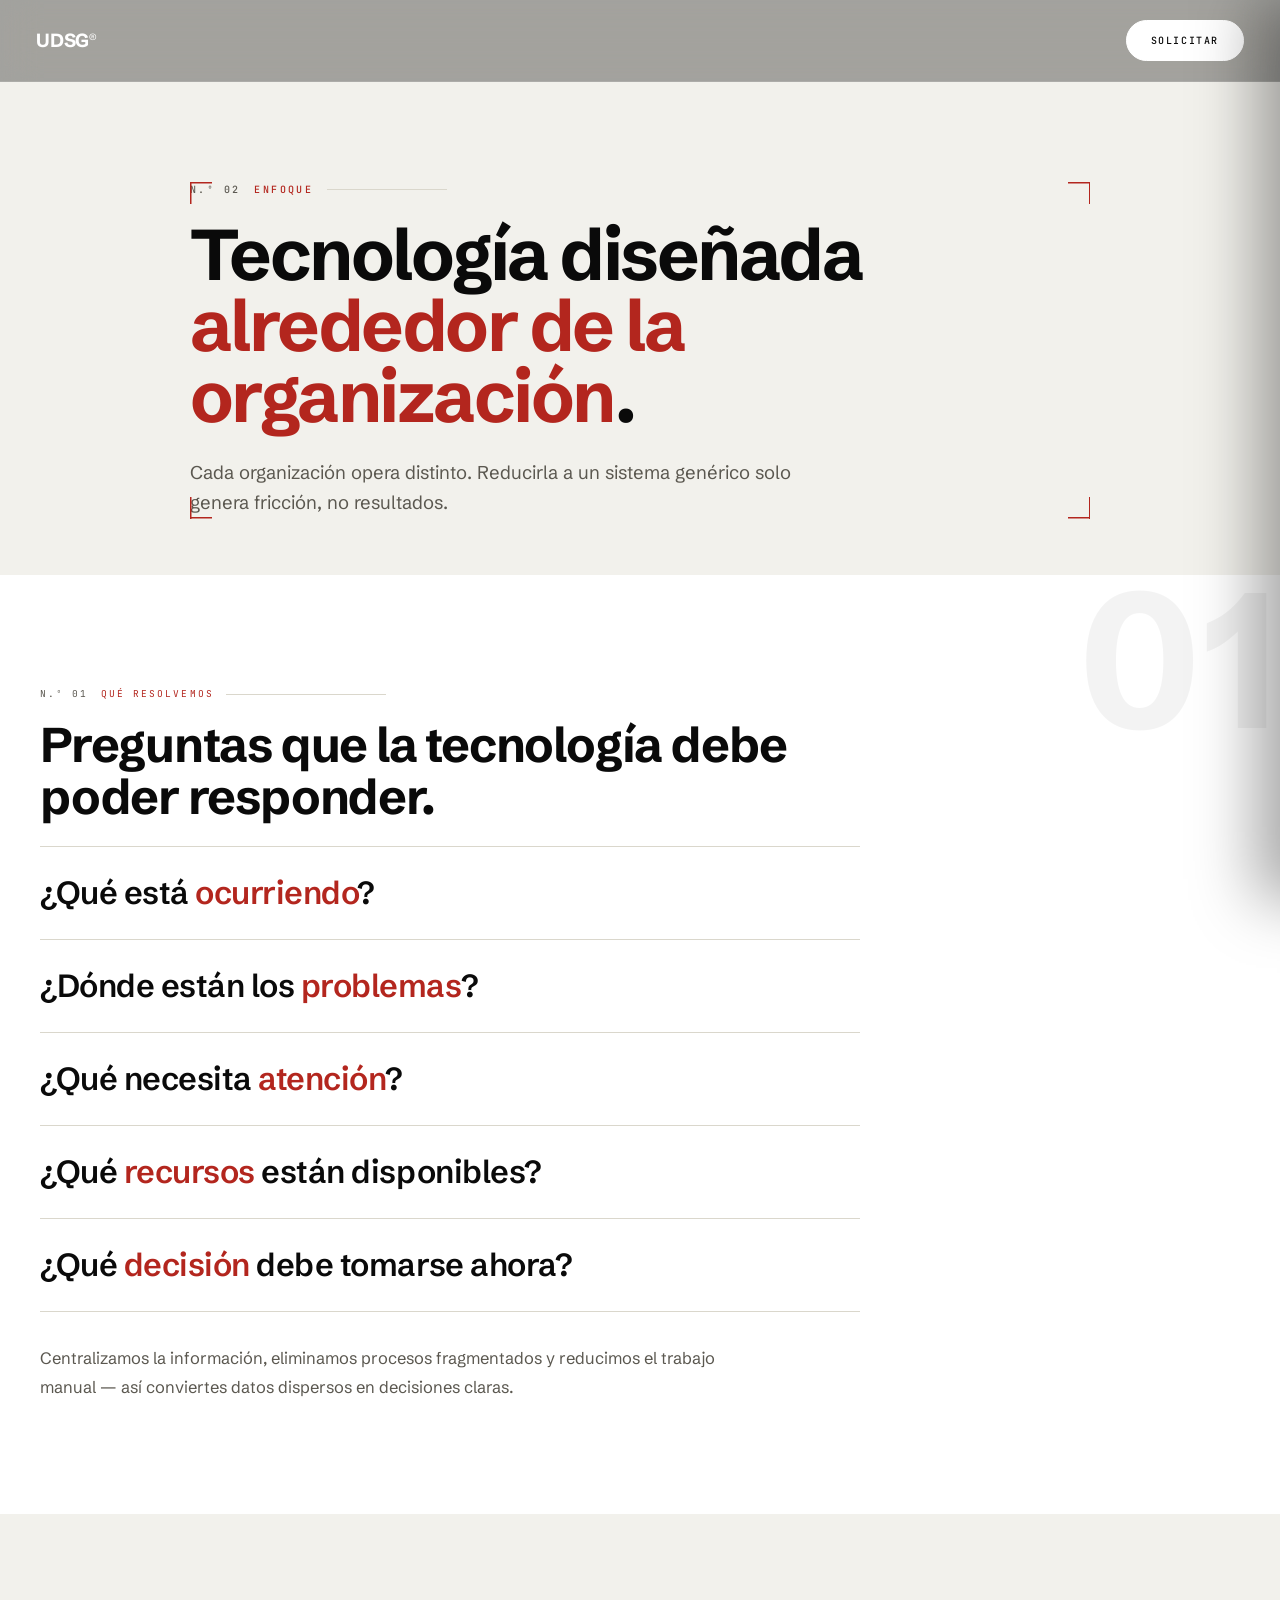
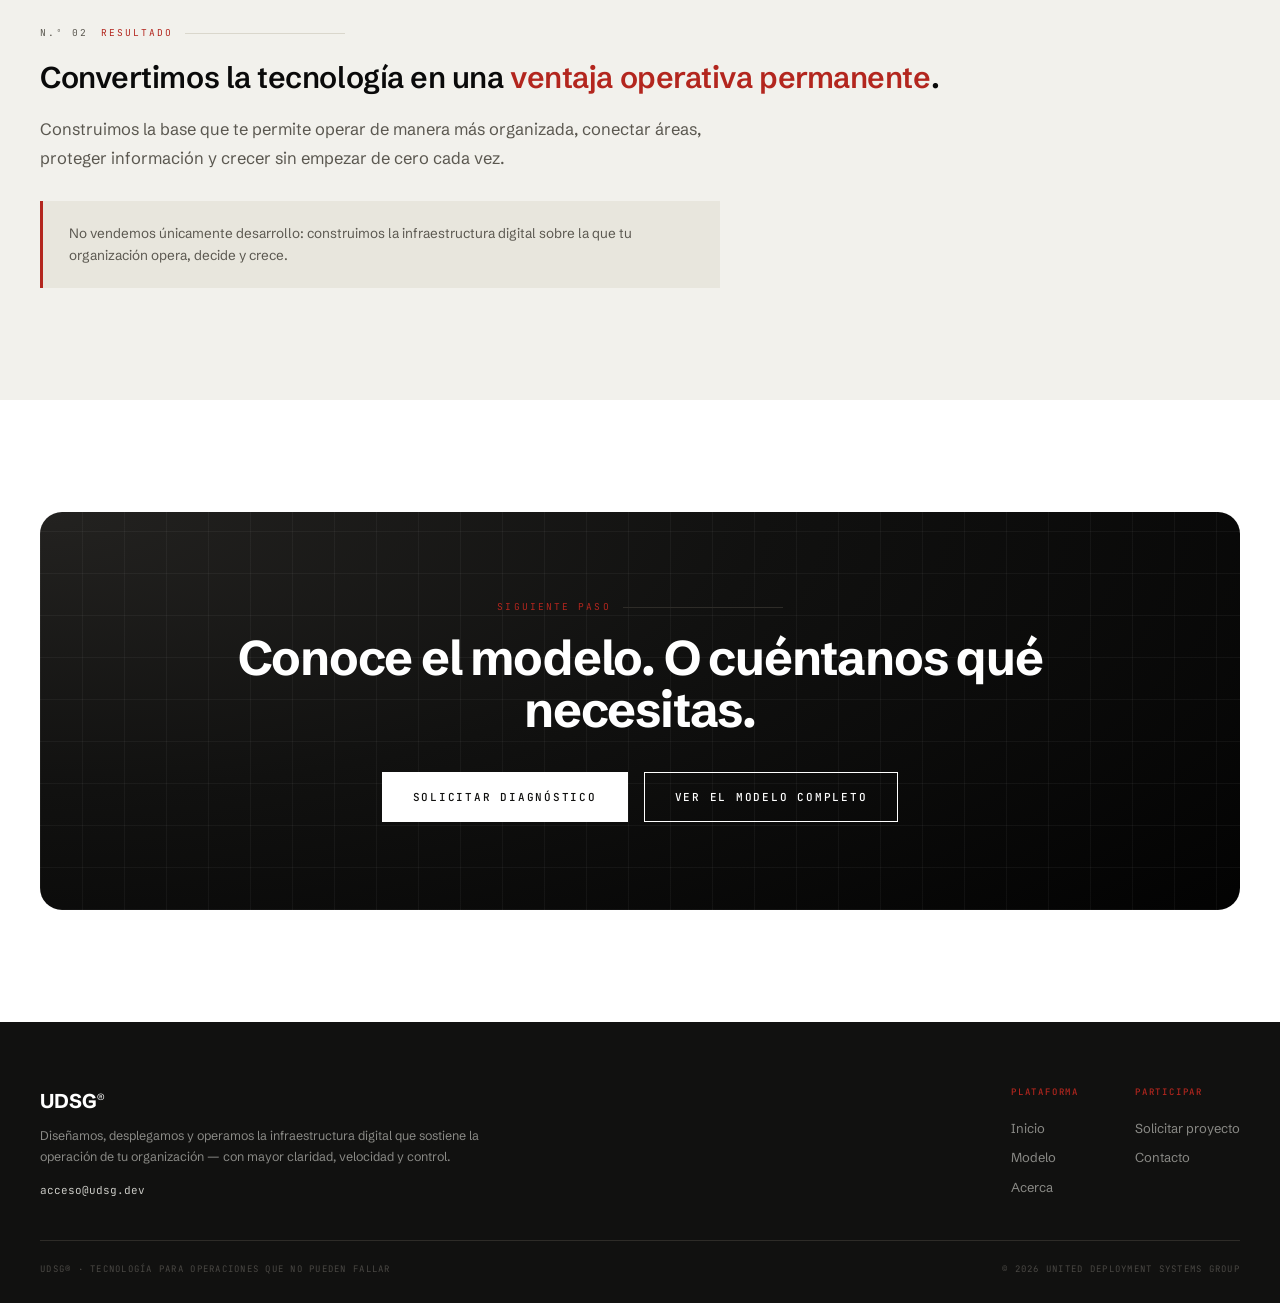
<file: acerca/index.html>
<!DOCTYPE html>
<html lang="es">
<head>
<meta charset="UTF-8">
<meta name="viewport" content="width=device-width, initial-scale=1.0">
<title>Acerca — UDSG®</title>
<meta name="description" content="Cada organización opera de manera distinta. UDSG construye la base tecnológica que permite operar de manera más organizada, conectar áreas, proteger información y desarrollar nuevas capacidades sin comenzar desde cero cada vez.">
<meta property="og:type" content="website">
<meta property="og:url" content="https://udsg.dev/acerca/">
<meta property="og:site_name" content="UDSG">
<meta property="og:title" content="Acerca — UDSG®">
<meta property="og:description" content="Tecnología diseñada alrededor de la organización, no al revés.">
<link rel="icon" href="/favicon-32.png" sizes="32x32" type="image/png">
<link rel="apple-touch-icon" href="/favicon-180.png">
<link rel="preconnect" href="https://fonts.googleapis.com">
<link rel="preconnect" href="https://fonts.gstatic.com" crossorigin>
<link href="https://fonts.googleapis.com/css2?family=Schibsted+Grotesk:wght@400;500;600;700&family=JetBrains+Mono:wght@400;500;700&display=swap" rel="stylesheet">
<link rel="stylesheet" href="/style.css">
</head>
<body>

<header class="site-header">
  <a href="/" class="brand">UDSG<sup>®</sup></a>
  <a href="#" class="header-cta js-open-request">Solicitar</a>
</header>

<section class="hero" style="padding-bottom:56px">
  <div class="hero-grid" style="grid-template-columns:1fr;padding-bottom:0;max-width:900px">
    <div class="hero-copy frame">
      <div class="eyebrow"><span class="idx">N.º 02</span> Enfoque</div>
      <h1 style="max-width:none">Tecnología diseñada <span class="hl">alrededor de la organización</span>.</h1>
      <p class="lede" style="max-width:640px">Cada organización opera distinto. Reducirla a un sistema genérico solo genera fricción, no resultados.</p>
    </div>
  </div>
</section>

<section class="section paper">
  <div class="big-num">01</div>
  <div class="section-inner">
    <div class="section-eyebrow reveal"><span class="idx">N.º 01</span> Qué resolvemos</div>
    <h2 class="reveal">Preguntas que la tecnología debe poder responder.</h2>
    <div class="question-list reveal">
      <div class="q">¿Qué está <b>ocurriendo</b>?</div>
      <div class="q">¿Dónde están los <b>problemas</b>?</div>
      <div class="q">¿Qué necesita <b>atención</b>?</div>
      <div class="q">¿Qué <b>recursos</b> están disponibles?</div>
      <div class="q">¿Qué <b>decisión</b> debe tomarse ahora?</div>
    </div>
    <p class="lede reveal" style="margin-top:32px">Centralizamos la información, eliminamos procesos fragmentados y reducimos el trabajo manual — así conviertes datos dispersos en decisiones claras.</p>
  </div>
</section>

<section class="section dim">
  <div class="section-inner reveal">
    <div class="section-eyebrow"><span class="idx">N.º 02</span> Resultado</div>
    <p class="big">Convertimos la tecnología en una <span class="hl">ventaja operativa permanente</span>.</p>
    <p class="lede" style="margin-top:18px">Construimos la base que te permite operar de manera más organizada, conectar áreas, proteger información y crecer sin empezar de cero cada vez.</p>
    <div class="note">
      <p>No vendemos únicamente desarrollo: construimos la infraestructura digital sobre la que tu organización opera, decide y crece.</p>
    </div>
  </div>
</section>

<section class="section paper">
  <div class="section-inner reveal">
    <div class="cta-panel">
      <div class="section-eyebrow">Siguiente paso</div>
      <h2>Conoce el modelo. O cuéntanos qué necesitas.</h2>
      <div class="hero-actions" style="justify-content:center;margin-top:36px">
        <a class="btn solid on-dark js-open-request" href="#">Solicitar diagnóstico</a>
        <a class="btn on-dark" href="/modelo/">Ver el modelo completo</a>
      </div>
    </div>
  </div>
</section>

<footer class="site-footer">
  <div class="footer-inner">
    <div class="footer-id">
      <div class="brand">UDSG<sup>®</sup></div>
      <p>Diseñamos, desplegamos y operamos la infraestructura digital que sostiene la operación de tu organización — con mayor claridad, velocidad y control.</p>
      <p class="mail"><a href="mailto:acceso@udsg.dev">acceso@udsg.dev</a></p>
    </div>
    <div class="footer-links">
      <div>
        <h6>Plataforma</h6>
        <a href="/">Inicio</a>
        <a href="/modelo/">Modelo</a>
        <a href="/acerca/">Acerca</a>
      </div>
      <div>
        <h6>Participar</h6>
        <a href="#" class="js-open-request">Solicitar proyecto</a>
        <a href="mailto:acceso@udsg.dev">Contacto</a>
      </div>
    </div>
  </div>
  <div class="footer-bottom">
    <span>UDSG® · Tecnología para operaciones que no pueden fallar</span>
    <span>© 2026 United Deployment Systems Group</span>
  </div>
</footer>

<div class="req-overlay" id="reqOverlay"></div>
<aside class="req-drawer" id="reqDrawer" aria-hidden="true">
  <div class="req-drawer-head">
    <div>
      <div class="req-eyebrow">Formulario 14 · Inicio de proyecto</div>
      <h3>Cuéntanos cómo opera tu organización</h3>
    </div>
    <button class="req-close" id="reqClose" aria-label="Cerrar" type="button">✕</button>
  </div>
  <div class="req-drawer-body">
    <p class="req-lede">Con esa información diseñamos la primera propuesta de intervención tecnológica. Te contactaremos para agendar una conversación.</p>
    <div class="req-field"><label>Nombre / Organización <em>*</em></label><input type="text" id="fOrg" placeholder="—" autocomplete="name"></div>
    <div class="req-field"><label>Correo de contacto <em>*</em></label><input type="email" id="fMail" placeholder="—" autocomplete="email"></div>
    <div class="req-field"><label>Tipo de necesidad</label>
      <select id="fTipo">
        <option>Plataforma o sistema interno</option>
        <option>Automatización de procesos</option>
        <option>Sitio, portal o aplicación</option>
        <option>Infraestructura y hosting</option>
        <option>Soporte y mantenimiento continuo</option>
        <option>No estoy seguro</option>
      </select>
    </div>
    <div class="req-field"><label>Urgencia</label>
      <select id="fUrg">
        <option>Sin fecha definida</option>
        <option>Este mes</option>
        <option>1–2 meses</option>
        <option>3+ meses</option>
      </select>
    </div>
    <div class="req-field">
      <label>Descripción de la necesidad <em>*</em> <span class="req-count" id="reqCount">0 / 400</span></label>
      <textarea id="fDesc" rows="5" maxlength="400" placeholder="Cómo opera tu organización hoy, qué necesita y qué te gustaría lograr."></textarea>
    </div>
    <button class="req-submit" id="reqSend" type="button">Enviar solicitud</button>
    <div class="req-msg" id="reqMsg"></div>
    <div class="req-note">Campos marcados con * obligatorios · Te contactaremos para agendar una conversación</div>
  </div>
</aside>

<script src="/nav.js"></script>
<script src="/request-drawer.js"></script>
</body>
</html>
</file>
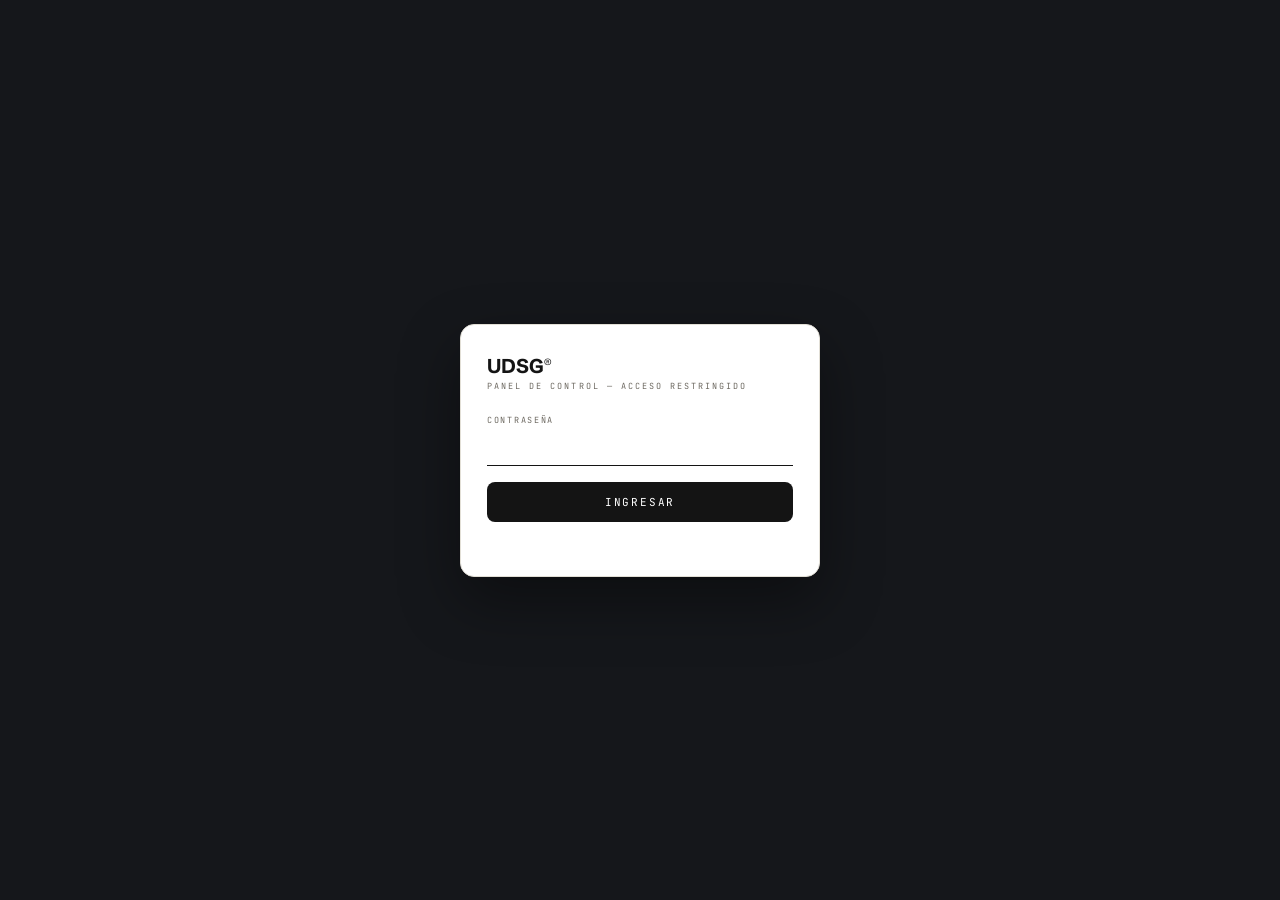
<file: admin/index.html>
<!DOCTYPE html>
<html lang="es">
<head>
<meta charset="UTF-8">
<meta name="viewport" content="width=device-width, initial-scale=1.0">
<title>UDSG — Panel de control</title>
<meta name="robots" content="noindex, nofollow">
<link rel="icon" href="/favicon-32.png" sizes="32x32" type="image/png">
<link rel="preconnect" href="https://fonts.googleapis.com">
<link rel="preconnect" href="https://fonts.gstatic.com" crossorigin>
<link href="https://fonts.googleapis.com/css2?family=Schibsted+Grotesk:wght@400;500;600;700&family=JetBrains+Mono:wght@400;500;700&display=swap" rel="stylesheet">
<style>
:root{
  --desk:#EDEBE4;
  --paper:#FFFFFF;
  --paper-dim:#F5F4F0;
  --ink:#141414;
  --ink-lo:#6E6A62;
  --rule:#E2DFD6;
  --red:#B3261E;
  --red-tint:#FBEAE9;
  --green:#2E6B45;
  --green-tint:#E8F1EB;
  --amber:#9A7B1F;
  --amber-tint:#FBF3DF;
  --side:#15171B;
  --side-line:#262A2E;
  --side-ink:#D9D7CF;
  --side-ink-lo:#75726A;
  --radius:14px;
  --radius-sm:8px;
  --mono:'JetBrains Mono',monospace;
  --sans:'Schibsted Grotesk',sans-serif;
}
*{margin:0;padding:0;box-sizing:border-box}
html,body{height:100%}
body{background:var(--desk);font-family:var(--sans);color:var(--ink);-webkit-font-smoothing:antialiased;display:flex;flex-direction:column;overflow:hidden}
a{color:inherit}
button{font:inherit;cursor:pointer;transition:background .15s,color .15s,border-color .15s,transform .1s}
::selection{background:var(--ink);color:var(--paper)}
:focus-visible{outline:2px solid var(--red);outline-offset:2px}

/* ============ APP SHELL ============ */
.app{flex:1;display:grid;grid-template-columns:270px 1fr;min-height:0;transition:grid-template-columns .22s ease}
.app.collapsed{grid-template-columns:48px 1fr}

/* ---------- sidebar (claro por defecto; oscuro solo en Generar reporte) ---------- */
.side{background:var(--paper);color:var(--ink);border-right:1px solid var(--rule);display:flex;flex-direction:column;min-height:0;overflow:hidden;transition:background .15s,color .15s,border-color .15s}
.side-head{padding:16px 18px 12px;border-bottom:1px solid var(--rule);display:flex;align-items:flex-start;gap:10px;flex:none}
.side-head .txt{min-width:0}
.side-head .brand{font-weight:700;font-size:16px;color:var(--ink)}
.side-head .brand sup{font-size:8px;font-weight:400}
.side-head .sub{font-family:var(--mono);font-size:8.5px;letter-spacing:.22em;text-transform:uppercase;color:var(--ink-lo);margin-top:2px}
.collapse-btn{margin-left:auto;font-family:var(--mono);font-size:12px;color:var(--ink-lo);border:1px solid var(--rule);width:24px;height:24px;display:flex;align-items:center;justify-content:center;flex:none;transition:.15s;background:none}
.collapse-btn:hover{color:var(--ink);border-color:var(--ink-lo)}
.app.collapsed .side-head{padding:12px 0;justify-content:center;border-bottom:none}
.app.collapsed .side-head .txt,.app.collapsed .side-nav,.app.collapsed .side-body,.app.collapsed .side-foot{display:none}
.app.collapsed .collapse-btn{margin:0}
.side-rail{display:none;flex:1;align-items:flex-start;justify-content:center;padding-top:14px}
.app.collapsed .side-rail{display:flex}
.rail-label{font-family:var(--mono);font-size:9px;letter-spacing:.3em;text-transform:uppercase;color:var(--ink-lo);writing-mode:vertical-rl;user-select:none}

.side-nav{display:flex;border-bottom:1px solid var(--rule);flex:none}
.side-nav .nav-btn{flex:1;font-family:var(--mono);font-size:9.5px;letter-spacing:.1em;text-transform:uppercase;padding:12px 6px;background:none;border:none;border-bottom:2px solid transparent;color:var(--ink-lo)}
.side-nav .nav-btn.on{color:var(--red);border-bottom-color:var(--red)}
.side-nav .nav-btn:hover{color:var(--ink)}

.side-body{flex:1;overflow-y:auto;padding:16px 18px;display:flex;flex-direction:column;min-height:0}
.side-label{font-family:var(--mono);font-size:8.5px;letter-spacing:.24em;text-transform:uppercase;color:var(--ink-lo);margin:18px 0 8px}
.side-label:first-child{margin-top:0}

.cat-list{display:flex;flex-direction:column;gap:2px;margin-bottom:4px}
.cat-row{display:flex;align-items:center;gap:9px;padding:7px 8px;border-radius:var(--radius-sm);font-size:12px;color:var(--ink-lo);background:none;border:none;width:100%;text-align:left}
.cat-row:hover{background:var(--paper-dim);color:var(--ink)}
.cat-row.on{background:var(--cat-tint,var(--red-tint));color:var(--cat-color,var(--red))}
.cat-row .dot{width:7px;height:7px;border-radius:50%;flex:none;background:var(--cat-color,var(--ink-lo))}
.cat-row .n{margin-left:auto;font-family:var(--mono);font-size:10px;color:inherit;opacity:.75}

.side-btn{width:100%;font-family:var(--mono);font-size:9.5px;font-weight:500;letter-spacing:.12em;text-transform:uppercase;padding:10px 12px;border:1.5px solid var(--rule);color:var(--ink);margin-bottom:8px;transition:.15s;text-align:center;background:none;border-radius:var(--radius-sm)}
.side-btn:hover{border-color:var(--ink-lo)}
.side-btn.primary{background:var(--red);border-color:var(--red);color:#fff}
.side-btn.primary:hover{background:transparent;color:var(--red)}
.side-note{font-family:var(--mono);font-size:8.5px;letter-spacing:.06em;color:var(--side-ink-lo);line-height:1.6;margin-top:2px;margin-bottom:8px}
.sfield{margin-bottom:12px}
.sfield label{display:block;font-family:var(--mono);font-size:8px;letter-spacing:.18em;text-transform:uppercase;color:var(--side-ink-lo);margin-bottom:5px}
.sfield input,.sfield select{width:100%;background:#0E0F10;border:1px solid var(--side-line);color:#E8E8E4;font-family:var(--mono);font-size:11.5px;padding:8px 10px;border-radius:var(--radius-sm);color-scheme:dark}
.sfield input:focus,.sfield select:focus{outline:none;border-color:var(--red)}

.lib-item{display:grid;grid-template-columns:20px 1fr;gap:10px;align-items:center;width:100%;text-align:left;padding:10px 12px;border:1px solid var(--side-line);margin-bottom:8px;cursor:grab;transition:border-color .15s,background .15s;font-size:12px;color:var(--side-ink);background:none;border-radius:var(--radius-sm)}
.lib-item:hover{border-color:var(--side-ink-lo);background:#1a1d20}
.lib-item .box{width:14px;height:14px;border:1.5px solid var(--side-ink-lo);display:flex;align-items:center;justify-content:center;font-size:10px;color:var(--paper)}
.lib-item.used{opacity:.45;cursor:default}
.lib-item.used .box{background:var(--red);border-color:var(--red)}
.lib-item .hint{grid-column:2;font-family:var(--mono);font-size:8px;letter-spacing:.08em;text-transform:uppercase;color:var(--side-ink-lo)}

.side-foot{padding:14px 18px;border-top:1px solid var(--rule);flex:none}
#repSaveState{font-family:var(--mono);font-size:8.5px;letter-spacing:.1em;text-transform:uppercase;color:var(--ink-lo);display:block;margin-bottom:10px;text-align:center}

/* el editor de propuestas conserva su panel oscuro original sin cambios */
.side.theme-dark{background:var(--side);color:var(--side-ink);border-right-color:var(--side-line)}
.side.theme-dark .side-head{border-bottom-color:var(--side-line)}
.side.theme-dark .side-head .brand{color:#F7F6F2}
.side.theme-dark .side-head .sub{color:var(--side-ink-lo)}
.side.theme-dark .collapse-btn{color:var(--side-ink-lo);border-color:var(--side-line)}
.side.theme-dark .collapse-btn:hover{color:#F7F6F2;border-color:#454b50}
.side.theme-dark .rail-label{color:var(--side-ink-lo)}
.side.theme-dark .side-nav{border-bottom-color:var(--side-line)}
.side.theme-dark .side-nav .nav-btn{color:var(--side-ink-lo)}
.side.theme-dark .side-nav .nav-btn.on{color:#F7F6F2;border-bottom-color:var(--red)}
.side.theme-dark .side-nav .nav-btn:hover{color:#F7F6F2}
.side.theme-dark .side-label{color:var(--side-ink-lo)}
.side.theme-dark .side-btn{color:var(--side-ink);border-color:var(--side-line)}
.side.theme-dark .side-btn:hover{border-color:var(--side-ink)}
.side.theme-dark .side-foot{border-top-color:var(--side-line)}
.side.theme-dark #repSaveState{color:var(--side-ink-lo)}

/* ---------- main ---------- */
.main{min-height:0;overflow:hidden;display:flex;flex-direction:column}
.page{flex:1;min-height:0}
#pageProjects{overflow:auto;padding:24px 28px}
#pageReports{display:flex;flex-direction:column;padding:0}
.hidden{display:none!important}

.board-head{display:flex;align-items:center;gap:14px;margin-bottom:20px;flex-wrap:wrap}
.board-head h1{font-size:20px;font-weight:600;letter-spacing:-.01em;color:var(--ink)}
.board-head .count{font-family:var(--mono);font-size:9.5px;letter-spacing:.14em;text-transform:uppercase;color:var(--ink-lo)}
.new-btn{margin-left:auto;font-family:var(--mono);font-size:10.5px;font-weight:500;letter-spacing:.14em;text-transform:uppercase;background:var(--red);color:#fff;border:none;border-radius:var(--radius-sm);padding:11px 18px;box-shadow:0 2px 10px rgba(179,38,30,.25)}
.new-btn:hover{background:#96201A;transform:translateY(-1px)}

.view-tabs{display:flex;border:1px solid var(--rule);border-radius:var(--radius-sm);overflow:hidden;margin-left:8px}
.view-tabs button{font-family:var(--mono);font-size:9.5px;letter-spacing:.1em;text-transform:uppercase;background:none;border:none;color:var(--ink-lo);padding:9px 14px}
.view-tabs button.on{background:var(--ink);color:var(--paper)}

/* ---------- resumen (dashboard) ---------- */
#pageResumen{overflow:auto;padding:24px 28px}
.stat-tiles{display:grid;grid-template-columns:repeat(4,1fr);gap:14px;margin-bottom:16px}
.stat-tile{background:var(--paper);border:1px solid var(--rule);border-radius:var(--radius);padding:16px 18px;box-shadow:0 1px 3px rgba(20,20,20,.05)}
.stat-tile .st-label{font-family:var(--mono);font-size:8.5px;letter-spacing:.14em;text-transform:uppercase;color:var(--ink-lo);margin-bottom:10px}
.stat-tile .st-value{font-size:28px;font-weight:600;letter-spacing:-.02em;color:var(--ink)}

.dash-grid{display:grid;grid-template-columns:1.3fr 1fr;gap:16px;align-items:start}
.dash-col{display:flex;flex-direction:column;gap:16px}
.dash-card{background:var(--paper);border:1px solid var(--rule);border-radius:var(--radius);padding:18px;box-shadow:0 1px 3px rgba(20,20,20,.05)}
.dash-card-head{font-size:13px;font-weight:600;margin-bottom:14px;letter-spacing:-.01em;color:var(--ink)}
.dash-empty{font-family:var(--mono);font-size:9.5px;letter-spacing:.1em;text-transform:uppercase;color:var(--ink-lo);text-align:center;padding:16px 0}

.recent-row{display:flex;align-items:center;gap:12px;padding:10px 0;border-bottom:1px solid var(--rule)}
.recent-row:last-child{border-bottom:none}
.recent-row .rr-name{flex:1;min-width:0}
.recent-row .rr-name b{display:block;font-size:12.5px;font-weight:600;color:var(--ink);white-space:nowrap;overflow:hidden;text-overflow:ellipsis}
.recent-row .rr-name span{font-size:10.5px;color:var(--ink-lo)}
.recent-row .bar{width:64px;flex:none}
.recent-row .pct{width:32px;text-align:right;flex:none}

.dist-bar{display:flex;height:10px;border-radius:999px;overflow:hidden;background:var(--paper-dim);gap:2px}
.dist-bar .seg{height:100%}
.dist-legend{display:flex;flex-wrap:wrap;gap:10px 14px;margin-top:12px}
.dist-legend .item{display:flex;align-items:center;gap:6px;font-family:var(--mono);font-size:9.5px;color:var(--ink-lo)}
.dist-legend .item .dot{width:7px;height:7px;border-radius:50%;flex:none}
.dist-legend .item b{color:var(--ink);font-weight:500}

.due-row{display:flex;align-items:center;gap:10px;padding:8px 0;border-bottom:1px solid var(--rule);font-size:12px}
.due-row:last-child{border-bottom:none}
.due-row .dr-name{flex:1;min-width:0;font-weight:500;color:var(--ink);white-space:nowrap;overflow:hidden;text-overflow:ellipsis}

/* ---------- tarjetas: pastillas de estado/prioridad ---------- */
.tags-row{display:flex;flex-wrap:wrap;align-items:center;gap:6px;margin-bottom:8px}
.status-pill{font-family:var(--mono);font-size:7.5px;font-weight:700;letter-spacing:.08em;text-transform:uppercase;padding:3px 8px;border-radius:999px;color:var(--sp-color);background:var(--sp-tint)}
.doc-flag{margin-left:auto;font-size:12px;opacity:.55}
.card-desc{font-size:11.5px;color:var(--ink-lo);margin-bottom:9px;line-height:1.5;display:-webkit-box;-webkit-line-clamp:2;-webkit-box-orient:vertical;overflow:hidden}

/* ---------- documento (reporte de proyecto / detalle de tarea) ---------- */
.modal-title-row{display:flex;align-items:center;gap:10px;margin-bottom:18px}
.modal-title-row h2{margin-bottom:0}
.report-btn{margin-left:auto;flex:none;font-family:var(--mono);font-size:9px;letter-spacing:.08em;text-transform:uppercase;color:var(--ink-lo);background:none;border:1px solid var(--rule);border-radius:var(--radius-sm);padding:7px 12px;font-weight:500}
.report-btn:hover{color:var(--ink);border-color:var(--ink-lo)}
.report-btn.has-content{color:var(--red);border-color:var(--red-tint);background:var(--red-tint)}
.check-row .ct{cursor:pointer}
.check-row .ct:hover{text-decoration:underline}
.check-row .detail-flag{flex:none;font-size:11px;opacity:.55;margin-right:2px}

.docview{position:fixed;inset:0;background:var(--paper);z-index:45;display:flex;flex-direction:column}
.docview-head{display:flex;align-items:center;gap:16px;padding:16px 28px;border-bottom:1px solid var(--rule);flex:none}
.docview-back{font-family:var(--mono);font-size:9.5px;letter-spacing:.12em;text-transform:uppercase;color:var(--ink-lo);background:none;border:1px solid var(--rule);border-radius:var(--radius-sm);padding:8px 14px;flex:none}
.docview-back:hover{color:var(--ink);border-color:var(--ink-lo)}
.docview-title{flex:1;min-width:0}
.docview-eyebrow{font-family:var(--mono);font-size:8.5px;letter-spacing:.2em;text-transform:uppercase;color:var(--ink-lo);margin-bottom:2px}
.docview-name{font-size:16px;font-weight:600;letter-spacing:-.01em;color:var(--ink);white-space:nowrap;overflow:hidden;text-overflow:ellipsis}
.docview-save{font-family:var(--mono);font-size:9px;letter-spacing:.1em;text-transform:uppercase;color:var(--ink-lo);flex:none}

.docview-toolbar{display:flex;gap:4px;padding:10px 28px;border-bottom:1px solid var(--rule);flex:none}
.docview-toolbar button{font-family:var(--sans);font-size:12px;color:var(--ink-lo);background:none;border:1px solid var(--rule);border-radius:6px;width:30px;height:28px;display:flex;align-items:center;justify-content:center}
.docview-toolbar button:hover{color:var(--ink);border-color:var(--ink-lo)}

.docview-body{flex:1;overflow-y:auto;display:flex;justify-content:center;padding:36px 24px}
.docview-editable{width:min(720px,100%);font-size:14.5px;line-height:1.7;color:var(--ink);outline:none;min-height:100%}
.docview-editable:empty::before{content:attr(data-ph);color:var(--ink-lo)}
.docview-editable p{margin-bottom:12px}
.docview-editable ul{margin:0 0 12px 20px}
.docview-editable li{margin-bottom:5px}
.docview-editable h3{font-size:17px;font-weight:600;margin:18px 0 8px;letter-spacing:-.01em}
.docview-editable b,.docview-editable strong{color:var(--ink)}

.board{display:grid;grid-auto-flow:column;grid-auto-columns:minmax(272px,1fr);gap:14px;align-items:start}
.col{background:var(--paper);border:1px solid var(--rule);border-radius:var(--radius);display:flex;flex-direction:column;max-height:calc(100vh - 130px);transition:background .12s;overflow:hidden;box-shadow:0 1px 3px rgba(20,20,20,.05)}
.col.drag-over{background:var(--paper-dim)}
.col-head{padding:13px 14px;border-bottom:1px solid var(--rule);display:flex;align-items:center;gap:8px;flex:none;background:var(--status-tint,transparent)}
.col-head .dot{width:8px;height:8px;border-radius:50%;flex:none;background:var(--status-color,var(--ink-lo))}
.col-head .t{font-size:12.5px;font-weight:600;letter-spacing:-.01em}
.col-head .n{margin-left:auto;font-family:var(--mono);font-size:9.5px;color:var(--ink-lo)}
.col-body{padding:10px;display:flex;flex-direction:column;gap:9px;overflow-y:auto;min-height:40px}

.card{background:#fff;border:1px solid var(--rule);border-radius:var(--radius-sm);padding:12px 13px;cursor:pointer;box-shadow:0 1px 2px rgba(20,20,20,.04);transition:border-color .12s,opacity .12s,box-shadow .15s,transform .15s}
.card:hover{box-shadow:0 8px 20px rgba(20,20,20,.10);transform:translateY(-1px)}
.card.dragging{opacity:.35}
.card .top{display:flex;align-items:flex-start;justify-content:space-between;gap:8px;margin-bottom:6px}
.card .name{font-size:13px;font-weight:600;letter-spacing:-.01em;line-height:1.3}
.card .ref{font-family:var(--mono);font-size:8px;color:var(--ink-lo);white-space:nowrap;margin-top:2px}
.card .client{font-size:11px;color:var(--ink-lo);margin-bottom:9px}
.card .meta{display:flex;align-items:center;justify-content:space-between;gap:8px}
.card .foot-row{display:flex;align-items:center;gap:8px;margin-top:9px;font-family:var(--mono);font-size:8.5px;color:var(--ink-lo)}
.card .foot-row .due{padding:3px 7px;border-radius:999px;background:var(--paper-dim)}
.card .foot-row .due.overdue{color:var(--red);background:var(--red-tint)}
.card .foot-row .due.soon{color:var(--amber);background:var(--amber-tint)}
.card .foot-row .tasks-count{margin-left:auto}
.tag{font-family:var(--mono);font-size:7.5px;font-weight:700;letter-spacing:.1em;text-transform:uppercase;padding:3px 8px;border-radius:999px}
.tag.Alta{color:var(--red);background:var(--red-tint)}
.tag.Normal{color:var(--ink-lo);background:var(--paper-dim)}
.tag.Baja{color:var(--green);background:var(--green-tint)}
.bar{flex:1;height:6px;border-radius:999px;background:var(--paper-dim);position:relative;overflow:hidden}
.bar i{position:absolute;inset:0 auto 0 0;background:var(--ink);border-radius:999px;display:block;transition:width .2s ease}
.bar.full i{background:var(--green)}
.pct{font-family:var(--mono);font-size:9px;color:var(--ink-lo);white-space:nowrap}

.empty-col{padding:22px 12px;text-align:center;font-family:var(--mono);font-size:9px;letter-spacing:.14em;text-transform:uppercase;color:var(--ink-lo)}

/* ---------- vista de tabla ---------- */
.table-wrap{background:var(--paper);border:1px solid var(--rule);border-radius:var(--radius);overflow:auto;box-shadow:0 1px 3px rgba(20,20,20,.05)}
table{width:100%;border-collapse:collapse;font-size:12.5px}
#tableWrap thead th{position:sticky;top:0;background:var(--paper-dim);text-align:left;padding:11px 14px;font-family:var(--mono);font-size:8.5px;letter-spacing:.14em;text-transform:uppercase;color:var(--ink-lo);cursor:pointer;white-space:nowrap;border-bottom:1px solid var(--rule)}
#tableWrap thead th:hover{color:var(--ink)}
#tableWrap thead th .arrow{margin-left:4px;opacity:.5}
tbody tr{cursor:pointer;border-bottom:1px solid var(--rule);transition:background .1s}
tbody tr:hover{background:var(--paper-dim)}
tbody td{padding:11px 14px;vertical-align:middle}
tbody td.name-cell{font-weight:600}
td .bar{width:80px;display:inline-block;vertical-align:middle}
td .row-meta{display:flex;align-items:center;gap:8px}
td .due-pill{font-family:var(--mono);font-size:9px;border-radius:999px;padding:3px 8px;background:var(--paper-dim)}
td .due-pill.overdue{color:var(--red);background:var(--red-tint)}
td .due-pill.soon{color:var(--amber);background:var(--amber-tint)}

.empty-state{padding:40px;text-align:center;font-family:var(--mono);font-size:10px;letter-spacing:.14em;text-transform:uppercase;color:var(--ink-lo)}

/* ---------- overlay de acceso ---------- */
.gate{position:fixed;inset:0;background:var(--side);display:flex;align-items:center;justify-content:center;z-index:50}
.gate-card{width:min(360px,90%);background:var(--paper);border:1px solid var(--rule);border-radius:var(--radius);padding:28px 26px;box-shadow:0 24px 60px rgba(0,0,0,.4)}
.gate-card .brand{font-weight:700;font-size:20px;margin-bottom:2px}
.gate-card .brand sup{font-size:9px;font-weight:400}
.gate-card .sub{font-family:var(--mono);font-size:8.5px;letter-spacing:.24em;text-transform:uppercase;color:var(--ink-lo);margin-bottom:22px}
.gate-card label{display:block;font-family:var(--mono);font-size:8.5px;letter-spacing:.2em;text-transform:uppercase;color:var(--ink-lo);margin-bottom:6px}
.gate-card input{width:100%;background:transparent;border:none;border-bottom:1.5px solid var(--ink);font-family:var(--mono);font-size:13px;padding:8px 2px;margin-bottom:16px}
.gate-card input:focus{outline:none;border-bottom-color:var(--red)}
.gate-card button{width:100%;background:var(--ink);color:var(--paper);border:none;border-radius:var(--radius-sm);font-family:var(--mono);font-size:11px;letter-spacing:.16em;text-transform:uppercase;padding:13px}
.gate-card button:hover{background:#000}
.gate-err{font-family:var(--mono);font-size:9.5px;color:var(--red);margin-top:12px;min-height:14px}

/* ---------- modal de proyecto ---------- */
.modal-bg{position:fixed;inset:0;background:rgba(15,15,15,.6);display:flex;align-items:center;justify-content:center;z-index:40;padding:20px}
.modal{width:min(560px,100%);max-height:90vh;overflow:auto;background:var(--paper);border:1px solid var(--rule);border-radius:var(--radius);padding:28px;box-shadow:0 30px 70px rgba(0,0,0,.35)}
.modal h2{font-size:17px;font-weight:600;margin-bottom:18px;letter-spacing:-.01em}
.field{margin-bottom:14px}
.field label{display:block;font-family:var(--mono);font-size:8.5px;letter-spacing:.2em;text-transform:uppercase;color:var(--ink-lo);margin-bottom:5px}
.field input,.field select,.field textarea{width:100%;background:transparent;border:none;border-bottom:1.5px solid var(--ink);font-family:var(--mono);font-size:12px;color:var(--ink);padding:7px 2px;border-radius:0}
.field textarea{resize:vertical;font-family:var(--sans);font-size:13px}
.field input:focus,.field select:focus,.field textarea:focus{outline:none;border-bottom-color:var(--red)}
.field input:disabled{color:var(--ink-lo);border-bottom-style:dotted}
.field-note{font-family:var(--mono);font-size:8px;letter-spacing:.08em;color:var(--ink-lo);margin-top:4px}
.f2{display:grid;grid-template-columns:1fr 1fr;gap:14px}
.f3{display:grid;grid-template-columns:1fr 1fr 1fr;gap:14px}
.modal-actions{display:flex;gap:10px;margin-top:22px;flex-wrap:wrap}
.mbtn{font-family:var(--mono);font-size:10.5px;font-weight:500;letter-spacing:.14em;text-transform:uppercase;padding:11px 18px;border:1.5px solid var(--ink);border-radius:var(--radius-sm);background:transparent;color:var(--ink)}
.mbtn.solid{background:var(--ink);color:var(--paper)}
.mbtn.danger{border-color:var(--red);color:var(--red)}
.mbtn.danger:hover{background:var(--red);color:#fff}
.mbtn.solid:hover{background:#000}
.mbtn:not(.solid):not(.danger):hover{background:var(--paper-dim)}
.modal-msg{font-family:var(--mono);font-size:9.5px;margin-top:10px;min-height:14px}

/* ---------- checklist de subtareas ---------- */
.checklist-head{display:flex;align-items:center;gap:10px;margin-bottom:8px;margin-top:22px}
.checklist-head label{font-family:var(--mono);font-size:8.5px;letter-spacing:.2em;text-transform:uppercase;color:var(--ink-lo)}
.checklist-head .cl-pct{margin-left:auto;font-family:var(--mono);font-size:9px;color:var(--ink-lo);background:var(--paper-dim);border-radius:999px;padding:2px 8px}
.checklist{border:1px solid var(--rule);border-radius:var(--radius-sm);margin-bottom:10px;overflow:hidden}
.check-row{display:flex;align-items:center;gap:8px;padding:9px 11px;border-bottom:1px solid var(--rule);transition:background .1s}
.check-row:hover{background:var(--paper-dim)}
.check-row:last-child{border-bottom:none}
.check-row input[type=checkbox]{flex:none;width:16px;height:16px;accent-color:var(--red)}
.check-row .ct{flex:1;font-size:12.5px}
.check-row.done .ct{text-decoration:line-through;color:var(--ink-lo)}
.check-row .del{flex:none;background:none;border:none;color:var(--ink-lo);font-size:14px;line-height:1;padding:2px 4px;border-radius:4px}
.check-row .del:hover{color:var(--red);background:var(--red-tint)}
.check-empty{padding:14px 10px;font-family:var(--mono);font-size:9px;letter-spacing:.1em;text-transform:uppercase;color:var(--ink-lo);text-align:center}
.check-add{display:flex;gap:8px;margin-bottom:16px}
.check-add input{flex:1;background:transparent;border:none;border-bottom:1.5px solid var(--ink);font-family:var(--sans);font-size:12.5px;padding:7px 2px}
.check-add input:focus{outline:none;border-bottom-color:var(--red)}
.check-add button{flex:none;background:var(--ink);color:var(--paper);border:none;border-radius:var(--radius-sm);font-family:var(--mono);font-size:9.5px;letter-spacing:.1em;text-transform:uppercase;padding:0 16px}
.check-add button:hover{background:#000}
.check-note{font-family:var(--mono);font-size:9px;letter-spacing:.1em;text-transform:uppercase;color:var(--ink-lo);margin-bottom:16px;background:var(--paper-dim);padding:10px 12px;border-radius:var(--radius-sm)}

/* ============ GENERAR REPORTE (editor de propuestas) ============ */
.class-bar{background:var(--red);color:#fff;font-family:var(--mono);font-size:9.5px;letter-spacing:.22em;text-transform:uppercase;text-align:center;padding:6px 12px;font-weight:500;flex:none}
.rep-foot{background:var(--side);color:#8A8A86;font-family:var(--mono);font-size:9.5px;letter-spacing:.2em;text-transform:uppercase;display:flex;justify-content:space-between;gap:12px;padding:8px 20px;flex:none}
.rep-foot b{color:#C9C9C4;font-weight:500}

.work{flex:1;min-height:0;overflow-y:auto;padding:28px;display:flex;justify-content:center;background:#E4E2DC}
.sheet{width:min(760px,100%);background:var(--paper);box-shadow:0 8px 30px rgba(20,20,20,.16),0 1px 3px rgba(20,20,20,.1);padding:52px 58px;height:fit-content;position:relative;border:1px solid #D2D0C8}
.sheet.dragover{outline:2px dashed var(--red);outline-offset:-8px}

.page-frame{display:none}
.print-watermark{display:none}
.watermark{position:absolute;inset:0;pointer-events:none;z-index:0;overflow:hidden}
.watermark img{position:absolute;right:26px;bottom:54px;width:190px;opacity:.07;transform:rotate(-8deg)}
.watermark .wm-strip{position:absolute;bottom:26px;left:0;right:0;text-align:center;font-family:var(--mono);font-size:8px;letter-spacing:.5em;text-transform:uppercase;color:var(--ink);opacity:.10}
.sheet>*:not(.watermark){position:relative;z-index:1}

.doc-head{display:flex;align-items:center;gap:14px;border-bottom:1px solid var(--ink);padding-bottom:14px;margin-bottom:18px}
.doc-logo{height:40px;display:none}
.doc-logo.on{display:block}
.doc-brand{font-weight:700;font-size:21px;letter-spacing:-.01em}
.doc-brand sup{font-size:9px;font-weight:400}
.doc-brand-sub{font-family:var(--mono);font-size:9px;letter-spacing:.24em;color:var(--ink-lo);text-transform:uppercase}
.doc-ref{margin-left:auto;font-family:var(--mono);font-size:9.5px;letter-spacing:.14em;color:var(--red);font-weight:500;text-transform:uppercase;text-align:right}

.meta{border-bottom:1px solid var(--ink);margin-bottom:26px}
.meta-row{display:grid;grid-template-columns:120px 1fr;padding:7px 0;border-top:1px dotted var(--rule);font-family:var(--mono);font-size:11.5px}
.meta-row:first-child{border-top:none}
.meta-row .k{font-size:8.5px;letter-spacing:.22em;color:var(--ink-lo);text-transform:uppercase;padding-top:2px}
.meta-row .v[contenteditable]{outline:none;min-height:16px}
.meta-row .v[contenteditable]:empty::before{content:attr(data-ph);color:var(--rule)}
.meta-row .v[contenteditable]:focus{background:var(--paper-dim)}

.doc-title{font-weight:600;font-size:27px;line-height:1.15;letter-spacing:-.02em;margin-bottom:26px;outline:none}
.doc-title:empty::before{content:attr(data-ph);color:var(--rule)}
.doc-title:focus{background:var(--paper-dim)}

.blocks{min-height:60px}
.block{position:relative;margin-bottom:26px;border:1px solid transparent}
.block:hover{border-color:var(--rule)}
.block-tag{font-family:var(--mono);font-size:9px;letter-spacing:.26em;text-transform:uppercase;color:var(--ink-lo);display:flex;align-items:center;gap:12px;margin-bottom:12px}
.block-tag::after{content:"";flex:1;height:1px;background:var(--rule)}
.block-tag b{color:var(--red);font-weight:500}
.block-tag .bt-title{outline:none}
.block-tag .bt-title:focus{background:var(--paper-dim)}

.block .body{font-size:14px;line-height:1.65;color:#33312D;outline:none}
.block .body:focus{background:transparent}
.block .body p{margin-bottom:9px}
.block .body ul{margin:0 0 9px 18px}
.block .body li{margin-bottom:4px}
.block .body b,.block .body strong{color:var(--ink)}
.block .body h5{font-size:13px;font-weight:600;text-transform:uppercase;letter-spacing:.04em;margin:12px 0 6px;color:var(--ink)}

.block table{width:100%;border-collapse:collapse;font-size:13px;margin-bottom:6px}
.block th{font-family:var(--mono);font-size:8.5px;letter-spacing:.18em;text-transform:uppercase;color:var(--ink-lo);text-align:left;padding:7px 8px;border-bottom:1px solid var(--ink)}
.block td{padding:9px 8px;border-bottom:1px dotted var(--rule);vertical-align:top}
.block td:first-child{font-family:var(--mono);font-size:10px;color:var(--red);font-weight:500;white-space:nowrap}
.block td:last-child{font-family:var(--mono);font-size:11px;color:var(--ink-lo);white-space:nowrap}

.block-ctl{position:absolute;top:-11px;right:8px;display:none;gap:5px}
.block:hover .block-ctl{display:flex}
.ctl{font-family:var(--mono);font-size:9px;background:var(--ink);color:var(--paper);padding:4px 8px;letter-spacing:.08em;border:none}
.ctl:hover{background:var(--red)}
.addrow{font-family:var(--mono);font-size:9px;letter-spacing:.12em;text-transform:uppercase;color:var(--ink-lo);border:1px dashed var(--rule);padding:5px 10px;margin-top:4px;background:none}
.addrow:hover{color:var(--red);border-color:var(--red)}

.doc-foot{display:flex;justify-content:space-between;flex-wrap:wrap;gap:8px;border-top:1px solid var(--ink);padding-top:12px;margin-top:34px;font-family:var(--mono);font-size:8.5px;letter-spacing:.16em;text-transform:uppercase;color:var(--ink-lo)}

.fmtbar{position:fixed;display:none;z-index:80;background:var(--side);border:1px solid var(--side-line);box-shadow:0 8px 24px rgba(0,0,0,.45);padding:4px}
.fmtbar.on{display:flex;gap:2px}
.fmtbar button{font-family:var(--mono);font-size:11.5px;color:#C9C9C4;width:30px;height:28px;display:flex;align-items:center;justify-content:center;transition:.12s;background:none;border:none}
.fmtbar button:hover{background:#26292c;color:#fff}
.fmtbar button.b{font-weight:700}
.fmtbar button.i{font-style:italic}
.fmtbar button.u{text-decoration:underline}
.fmtbar .sep{width:1px;background:var(--side-line);margin:3px 4px}

.hint-empty{font-family:var(--mono);font-size:9.5px;letter-spacing:.14em;text-transform:uppercase;color:var(--rule);text-align:center;padding:30px 10px;border:1px dashed var(--rule)}

@media(max-width:860px){
  body{overflow:auto}
  .app{grid-template-columns:1fr}
  .side{max-height:44vh}
  .sheet{padding:32px 22px}
  .board{grid-auto-flow:row;grid-auto-columns:unset}
  .col{max-height:none}
  .f3{grid-template-columns:1fr}
}

/* ============ IMPRESIÓN / PDF ============ */
@media print{
  @page{size:letter;margin:12mm}
  html,body{height:auto;overflow:visible;background:#fff!important}
  body{display:block}
  *{-webkit-print-color-adjust:exact;print-color-adjust:exact}
  .gate,.side,.class-bar,.rep-foot,.fmtbar,#pageResumen,#pageProjects{display:none!important}
  .app,.app.collapsed{display:block}
  .main{display:block}
  .work{background:transparent!important;overflow:visible;padding:0;display:block}
  .sheet{background:transparent!important;border:none!important;box-shadow:none!important;width:100%;padding:8mm 9mm}
  .page-frame{display:block;position:fixed;inset:0;border:1.3px solid var(--ink);pointer-events:none;z-index:4}
  .watermark{display:none!important}
  .print-watermark{display:block;position:fixed;inset:0;pointer-events:none;z-index:0}
  .print-watermark img{position:absolute;right:7mm;bottom:10mm;width:48mm;opacity:.09;transform:rotate(-8deg)}
  .print-watermark .wm-strip{position:absolute;bottom:3.5mm;left:0;right:0;text-align:center;font-family:var(--mono);font-size:7.5px;letter-spacing:.5em;text-transform:uppercase;color:var(--ink);opacity:.35}
  .sheet>*{position:relative;z-index:1}
  .block{border:none!important;break-inside:avoid}
  .block-ctl,.addrow,.hint-empty{display:none!important}
  .meta-row .v:focus,.doc-title:focus,.body:focus{background:transparent}
  .doc-title:empty::before,.meta-row .v[contenteditable]:empty::before{content:""}
}
</style>
</head>
<body>

<!-- LOGIN -->
<div class="gate" id="gate">
  <div class="gate-card">
    <div class="brand">UDSG<sup>®</sup></div>
    <div class="sub">Panel de control — acceso restringido</div>
    <label for="pass">Contraseña</label>
    <input type="password" id="pass" autocomplete="current-password">
    <button id="loginBtn">Ingresar</button>
    <div class="gate-err" id="gateErr"></div>
  </div>
</div>

<div class="app" id="app">
  <!-- ============ SIDEBAR ============ -->
  <aside class="side" id="side">
    <div class="side-head">
      <div class="txt">
        <div class="brand">UDSG<sup>®</sup></div>
        <div class="sub">Panel de control</div>
      </div>
      <button class="collapse-btn" id="collapseBtn" title="Minimizar panel">◂</button>
    </div>
    <div class="side-rail"><span class="rail-label">UDSG</span></div>

    <nav class="side-nav">
      <button class="nav-btn on" data-page="resumen">Resumen</button>
      <button class="nav-btn" data-page="projects">Proyectos</button>
      <button class="nav-btn" data-page="reports">Generar reporte</button>
    </nav>

    <div class="side-body" id="sideProjects">
      <div class="side-label">Estado</div>
      <div class="cat-list" id="statusFilters"></div>

      <div class="side-label">Prioridad</div>
      <div class="cat-list" id="priorityFilters"></div>
    </div>

    <div class="side-body hidden" id="sideReports">
      <div class="side-label">Campos del documento</div>
      <div class="sfield"><label>Solicitante (Para)</label><input type="text" id="repWho" placeholder="Persona u organización"></div>
      <div class="sfield"><label>Fecha de emisión</label><input type="date" id="repDate"></div>
      <div class="sfield"><label>Vigencia</label>
        <select id="repVig">
          <option value="15">15 días</option>
          <option value="30" selected>30 días</option>
          <option value="45">45 días</option>
          <option value="60">60 días</option>
          <option value="90">90 días</option>
        </select>
      </div>

      <div class="side-label">Secciones — arrastra al documento o haz clic</div>
      <div id="repLibrary"></div>

      <div class="side-label">Documento</div>
      <button class="side-btn primary" id="repPdfBtn">Exportar PDF</button>
      <button class="side-btn" id="repNewDoc">Nueva propuesta</button>
      <button class="side-btn" id="repLogoBtn">Cargar logo</button>
      <input type="file" id="repLogoFile" accept="image/*" hidden>
      <div class="side-note">El PDF se genera con el diálogo de impresión: elige "Guardar como PDF" como destino.</div>

      <div class="side-label">Respaldo</div>
      <button class="side-btn" id="repExportBtn">Exportar borrador (.json)</button>
      <button class="side-btn" id="repImportBtn">Importar borrador</button>
      <input type="file" id="repImportFile" accept=".json" hidden>
    </div>

    <div class="side-foot">
      <span id="repSaveState" class="hidden">—</span>
      <button class="side-btn" id="logoutBtn">Cerrar sesión</button>
    </div>
  </aside>

  <!-- ============ MAIN ============ -->
  <main class="main">
    <section class="page" id="pageResumen">
      <div class="board-head">
        <h1>Resumen</h1>
        <span class="count">Vista general de todos los proyectos</span>
      </div>

      <div class="stat-tiles">
        <div class="stat-tile"><div class="st-label">Total proyectos</div><div class="st-value" id="stTotal">0</div></div>
        <div class="stat-tile"><div class="st-label">Subtareas totales</div><div class="st-value" id="stTasks">0</div></div>
        <div class="stat-tile"><div class="st-label">En progreso</div><div class="st-value" id="stProgress">0</div></div>
        <div class="stat-tile"><div class="st-label">Completados</div><div class="st-value" id="stDone">0</div></div>
      </div>

      <div class="dash-grid">
        <div class="dash-card">
          <div class="dash-card-head">Proyectos recientes</div>
          <div id="recentList"></div>
        </div>
        <div class="dash-col">
          <div class="dash-card">
            <div class="dash-card-head">Distribución por estado</div>
            <div class="dist-bar" id="distBar"></div>
            <div class="dist-legend" id="distLegend"></div>
          </div>
          <div class="dash-card">
            <div class="dash-card-head">Próximas entregas</div>
            <div id="dueList"></div>
          </div>
        </div>
      </div>
    </section>

    <section class="page hidden" id="pageProjects">
      <div class="board-head">
        <h1>Control de proyectos</h1>
        <span class="count" id="totalCount">— proyectos</span>
        <div class="view-tabs">
          <button id="viewBoardBtn" class="on">Tablero</button>
          <button id="viewListBtn">Lista</button>
        </div>
        <button class="new-btn" id="newBtn">+ Nuevo proyecto</button>
      </div>
      <div class="board" id="board"></div>
      <div class="table-wrap hidden" id="tableWrap">
        <table>
          <thead>
            <tr>
              <th data-sort="name">Proyecto<span class="arrow"></span></th>
              <th data-sort="client">Cliente<span class="arrow"></span></th>
              <th data-sort="status">Estado<span class="arrow"></span></th>
              <th data-sort="priority">Prioridad<span class="arrow"></span></th>
              <th data-sort="progress">Avance<span class="arrow"></span></th>
              <th data-sort="due_date">Entrega<span class="arrow"></span></th>
              <th data-sort="tasks">Subtareas<span class="arrow"></span></th>
            </tr>
          </thead>
          <tbody id="tableBody"></tbody>
        </table>
      </div>
    </section>

    <section class="page hidden" id="pageReports">
      <div class="class-bar">Editor de propuestas · Uso interno UDSG</div>
      <div class="work">
        <div class="sheet" id="repSheet">
          <div class="page-frame" aria-hidden="true"></div>
          <div class="watermark" aria-hidden="true">
            <img src="[data-uri]" alt="">
            <div class="wm-strip">UDSG · UNITED DEPLOYMENT SYSTEMS GROUP · DOCUMENTO OFICIAL</div>
          </div>

          <div class="doc-head">
            <img class="doc-logo on" id="repDocLogo" src="[data-uri]" alt="">
            <div>
              <div class="doc-brand">UDSG<sup>®</sup></div>
              <div class="doc-brand-sub">United Deployment Systems Group · udsg.dev</div>
            </div>
            <div class="doc-ref">Propuesta de despliegue<br><span id="repFolio">UDSG-P-0000</span></div>
          </div>

          <div class="meta">
            <div class="meta-row"><span class="k">Para</span><span class="v" id="repMPara">—</span></div>
            <div class="meta-row"><span class="k">De</span><span class="v" contenteditable id="repMDe">UDSG — United Deployment Systems Group</span></div>
            <div class="meta-row"><span class="k">Fecha de emisión</span><span class="v" id="repMFecha">—</span></div>
            <div class="meta-row"><span class="k">Vigencia</span><span class="v" id="repMVig">—</span></div>
          </div>

          <div class="doc-title" contenteditable data-ph="Título del proyecto" id="repDocTitle"></div>

          <div class="blocks" id="repBlocks">
            <div class="hint-empty" id="repEmptyHint">Arrastra secciones aquí desde el panel izquierdo</div>
          </div>

          <div class="doc-foot">
            <span>UDSG® · udsg.dev</span>
            <span contenteditable id="repFootNote">Este documento no constituye contrato hasta su aceptación por ambas partes</span>
          </div>
        </div>
      </div>
      <div class="rep-foot">
        <span><b>UDSG®</b> — United Deployment Systems Group</span>
        <span>Los cambios se guardan automáticamente</span>
      </div>
    </section>
  </main>
</div>

<div class="fmtbar" id="repFmtbar">
  <button class="b" data-cmd="bold" title="Negrita (Ctrl+B)">B</button>
  <button class="i" data-cmd="italic" title="Cursiva (Ctrl+I)">I</button>
  <button class="u" data-cmd="underline" title="Subrayar (Ctrl+U)">U</button>
  <span class="sep"></span>
  <button data-cmd="insertUnorderedList" title="Lista con viñetas">≡</button>
  <button data-cmd="removeFormat" title="Quitar formato">✕</button>
</div>

<!-- MODAL -->
<div class="modal-bg hidden" id="modalBg">
  <div class="modal">
    <div class="modal-title-row">
      <h2 id="modalTitle">Nuevo proyecto</h2>
      <button class="report-btn hidden" id="reportBtn">📄 Reporte</button>
    </div>
    <input type="hidden" id="pId">
    <div class="field"><label>Nombre del proyecto</label><input type="text" id="pName"></div>
    <div class="field"><label>Cliente / Organización</label><input type="text" id="pClient"></div>
    <div class="f3">
      <div class="field"><label>Estado</label>
        <select id="pStatus">
          <option>Solicitud</option>
          <option>Evaluación</option>
          <option>Desarrollo</option>
          <option>Entrega</option>
          <option>Completado</option>
        </select>
      </div>
      <div class="field"><label>Prioridad</label>
        <select id="pPriority">
          <option>Baja</option>
          <option selected>Normal</option>
          <option>Alta</option>
        </select>
      </div>
      <div class="field"><label>Entrega</label><input type="date" id="pDue"></div>
    </div>
    <div class="field">
      <label>Avance (%)</label>
      <input type="number" id="pProgress" min="0" max="100" value="0">
      <div class="field-note hidden" id="pProgressNote">Se calcula solo, según las subtareas completadas.</div>
    </div>
    <div class="field"><label>Descripción</label><textarea id="pDesc" rows="3"></textarea></div>

    <div class="checklist-head">
      <label>Subtareas</label>
      <span class="cl-pct" id="clPct"></span>
    </div>
    <div class="checklist" id="checklist"></div>
    <div class="check-add" id="checkAddRow">
      <input type="text" id="newTaskInput" placeholder="Nueva subtarea…">
      <button id="addTaskBtn">Agregar</button>
    </div>
    <div class="check-note hidden" id="checkNote">Guarda el proyecto primero para agregar subtareas.</div>

    <div class="modal-actions">
      <button class="mbtn solid" id="saveBtn">Guardar</button>
      <button class="mbtn danger hidden" id="deleteBtn">Eliminar</button>
      <button class="mbtn" id="cancelBtn">Cancelar</button>
    </div>
    <div class="modal-msg" id="modalMsg"></div>
  </div>
</div>

<!-- DOCUMENTO (reporte de proyecto / detalle de tarea) -->
<div class="docview hidden" id="docView">
  <div class="docview-head">
    <button class="docview-back" id="docBackBtn">← Volver</button>
    <div class="docview-title">
      <div class="docview-eyebrow" id="docEyebrow"></div>
      <div class="docview-name" id="docName"></div>
    </div>
    <span class="docview-save" id="docSaveState"></span>
  </div>
  <div class="docview-toolbar">
    <button data-cmd="bold" title="Negrita"><b>B</b></button>
    <button data-cmd="italic" title="Cursiva"><i>I</i></button>
    <button data-cmd="insertUnorderedList" title="Lista con viñetas">≡</button>
    <button data-cmd="heading" title="Título de sección">H</button>
    <button data-cmd="removeFormat" title="Quitar formato">✕</button>
  </div>
  <div class="docview-body">
    <div class="docview-editable" id="docBody" contenteditable data-ph="Escribe aquí el reporte: avances, decisiones, información técnica, lo que sea…"></div>
  </div>
</div>

<div class="print-watermark" aria-hidden="true">
  <img src="[data-uri]" alt="">
  <div class="wm-strip">UDSG · UNITED DEPLOYMENT SYSTEMS GROUP · DOCUMENTO OFICIAL</div>
</div>

<script>
// -------- configuración --------
// Cambia esto por la URL de tu Worker desplegado (o tu dominio personalizado, ej. https://api.udsg.dev)
const API_BASE = 'https://udsg-admin-api.udsg.workers.dev';

const STATUSES = ['Solicitud','Evaluación','Desarrollo','Entrega','Completado'];
const STATUS_COLOR = {Solicitud:'#9A7B1F',Evaluación:'#B3261E',Desarrollo:'#1D6FD1',Entrega:'#8A3FA0',Completado:'#1E7A46'};
const STATUS_TINT = {Solicitud:'#FBF3DF',Evaluación:'#FBEAE9',Desarrollo:'#E7EEFA',Entrega:'#F6EAF9',Completado:'#E8F3EC'};
const PRIORITIES = ['Alta','Normal','Baja'];
const PRIORITY_COLOR = {Alta:'#B3261E',Normal:'#6E6A62',Baja:'#2E6B45'};

const gate=document.getElementById('gate');
const gateErr=document.getElementById('gateErr');
const appEl=document.getElementById('app');
const board=document.getElementById('board');
const tableWrap=document.getElementById('tableWrap');
const tableBody=document.getElementById('tableBody');
const totalCount=document.getElementById('totalCount');
const modalBg=document.getElementById('modalBg');
const modalMsg=document.getElementById('modalMsg');
const viewBoardBtn=document.getElementById('viewBoardBtn');
const viewListBtn=document.getElementById('viewListBtn');

async function api(path, opts) {
  const res = await fetch(API_BASE + path, {
    credentials: 'include',
    headers: { 'Content-Type': 'application/json' },
    ...opts,
  });
  let data = {};
  try { data = await res.json(); } catch {}
  if (!res.ok) throw new Error(data.error || 'Error de conexión.');
  return data;
}

async function checkSession() {
  try {
    const { ok } = await api('/api/me');
    if (ok) { gate.classList.add('hidden'); loadProjects(); }
    else gate.classList.remove('hidden');
  } catch {
    gate.classList.remove('hidden');
  }
}

document.getElementById('loginBtn').addEventListener('click', async () => {
  gateErr.textContent = '';
  const pass = document.getElementById('pass').value;
  try {
    await api('/api/login', { method: 'POST', body: JSON.stringify({ password: pass }) });
    gate.classList.add('hidden');
    loadProjects();
  } catch (e) {
    gateErr.textContent = '> ' + e.message;
  }
});
document.getElementById('pass').addEventListener('keydown', e => {
  if (e.key === 'Enter') document.getElementById('loginBtn').click();
});
document.getElementById('logoutBtn').addEventListener('click', async () => {
  await api('/api/logout', { method: 'POST' });
  location.reload();
});

// -------- navegación de secciones (sidebar) --------
const side = document.getElementById('side');
document.querySelectorAll('.nav-btn').forEach(btn => {
  btn.addEventListener('click', () => {
    const page = btn.dataset.page;
    document.querySelectorAll('.nav-btn').forEach(b => b.classList.toggle('on', b === btn));
    side.classList.toggle('theme-dark', page === 'reports');
    document.getElementById('sideProjects').classList.toggle('hidden', page === 'reports');
    document.getElementById('sideReports').classList.toggle('hidden', page !== 'reports');
    document.getElementById('pageResumen').classList.toggle('hidden', page !== 'resumen');
    document.getElementById('pageProjects').classList.toggle('hidden', page !== 'projects');
    document.getElementById('pageReports').classList.toggle('hidden', page !== 'reports');
    if (page === 'resumen') renderResumen();
  });
});

// -------- sidebar minimizable --------
const collapseBtn = document.getElementById('collapseBtn');
function setCollapsed(c) {
  appEl.classList.toggle('collapsed', c);
  collapseBtn.textContent = c ? '▸' : '◂';
  collapseBtn.title = c ? 'Expandir panel' : 'Minimizar panel';
  try { localStorage.setItem('udsg-side-collapsed', c ? '1' : '0'); } catch (e) {}
}
collapseBtn.addEventListener('click', () => setCollapsed(!appEl.classList.contains('collapsed')));
document.querySelector('.side-rail').addEventListener('click', () => setCollapsed(false));
try { if (localStorage.getItem('udsg-side-collapsed') === '1') setCollapsed(true); } catch (e) {}

// -------- proyectos: estado y filtros --------
let projects = [];
let currentView = 'board';
let sortKey = 'updated_at';
let sortDir = 'desc';
const activeStatuses = new Set();
const activePriorities = new Set();

async function loadProjects() {
  const { projects: list } = await api('/api/projects');
  projects = list;
  render();
}

function setView(view) {
  currentView = view;
  viewBoardBtn.classList.toggle('on', view === 'board');
  viewListBtn.classList.toggle('on', view === 'list');
  board.classList.toggle('hidden', view !== 'board');
  tableWrap.classList.toggle('hidden', view !== 'list');
  render();
}
viewBoardBtn.addEventListener('click', () => setView('board'));
viewListBtn.addEventListener('click', () => setView('list'));

function visibleProjects() {
  return projects.filter(p => {
    if (activeStatuses.size && !activeStatuses.has(p.status)) return false;
    if (activePriorities.size && !activePriorities.has(p.priority)) return false;
    return true;
  });
}

function renderCategories() {
  const sf = document.getElementById('statusFilters');
  sf.innerHTML = '';
  STATUSES.forEach(s => {
    const count = projects.filter(p => p.status === s).length;
    const btn = document.createElement('button');
    btn.className = 'cat-row' + (activeStatuses.has(s) ? ' on' : '');
    btn.style.setProperty('--cat-color', STATUS_COLOR[s]);
    btn.style.setProperty('--cat-tint', STATUS_TINT[s]);
    btn.innerHTML = `<span class="dot"></span><span>${s}</span><span class="n">${count}</span>`;
    btn.addEventListener('click', () => {
      activeStatuses.has(s) ? activeStatuses.delete(s) : activeStatuses.add(s);
      render();
    });
    sf.appendChild(btn);
  });

  const pf = document.getElementById('priorityFilters');
  pf.innerHTML = '';
  PRIORITIES.forEach(pr => {
    const count = projects.filter(p => p.priority === pr).length;
    const btn = document.createElement('button');
    btn.className = 'cat-row' + (activePriorities.has(pr) ? ' on' : '');
    btn.style.setProperty('--cat-color', PRIORITY_COLOR[pr]);
    btn.innerHTML = `<span class="dot"></span><span>${pr}</span><span class="n">${count}</span>`;
    btn.addEventListener('click', () => {
      activePriorities.has(pr) ? activePriorities.delete(pr) : activePriorities.add(pr);
      render();
    });
    pf.appendChild(btn);
  });
}

function renderResumen() {
  const totalTasks = projects.reduce((sum, p) => sum + (p.tasks || []).length, 0);
  const inProgress = projects.filter(p => p.status === 'Desarrollo' || p.status === 'Entrega').length;
  const done = projects.filter(p => p.status === 'Completado').length;
  document.getElementById('stTotal').textContent = projects.length;
  document.getElementById('stTasks').textContent = totalTasks;
  document.getElementById('stProgress').textContent = inProgress;
  document.getElementById('stDone').textContent = done;

  const recentList = document.getElementById('recentList');
  const recent = [...projects].sort((a, b) => new Date(b.updated_at) - new Date(a.updated_at)).slice(0, 5);
  recentList.innerHTML = recent.length ? recent.map(p => `
    <div class="recent-row">
      <div class="rr-name"><b>${escapeHtml(p.name)}</b><span>${escapeHtml(p.client || '—')}</span></div>
      <span class="status-pill" style="--sp-color:${STATUS_COLOR[p.status]};--sp-tint:${STATUS_TINT[p.status]}">${p.status}</span>
      <span class="bar${p.progress >= 100 ? ' full' : ''}"><i style="width:${p.progress}%"></i></span>
      <span class="pct">${p.progress}%</span>
    </div>
  `).join('') : '<div class="dash-empty">Sin proyectos todavía</div>';

  const distBar = document.getElementById('distBar');
  const distLegend = document.getElementById('distLegend');
  const total = projects.length;
  if (total === 0) {
    distBar.innerHTML = '';
    distLegend.innerHTML = '<div class="dash-empty">Sin datos</div>';
  } else {
    distBar.innerHTML = STATUSES.filter(s => projects.some(p => p.status === s)).map(s => {
      const n = projects.filter(p => p.status === s).length;
      return `<span class="seg" style="width:${(n / total) * 100}%;background:${STATUS_COLOR[s]}"></span>`;
    }).join('');
    distLegend.innerHTML = STATUSES.map(s => {
      const n = projects.filter(p => p.status === s).length;
      return `<span class="item"><span class="dot" style="background:${STATUS_COLOR[s]}"></span>${s} <b>${n}</b></span>`;
    }).join('');
  }

  const dueList = document.getElementById('dueList');
  const withDue = projects
    .map(p => ({ p, due: dueInfo(p.due_date) }))
    .filter(x => x.due && x.due.diffDays <= 3)
    .sort((a, b) => a.due.diffDays - b.due.diffDays)
    .slice(0, 6);
  dueList.innerHTML = withDue.length ? withDue.map(({ p, due }) => `
    <div class="due-row">
      <span class="dr-name">${escapeHtml(p.name)}</span>
      <span class="due-pill ${due.cls}">${due.label}</span>
    </div>
  `).join('') : '<div class="dash-empty">Nada vencido ni por vencer</div>';
}

function render() {
  const visible = visibleProjects();
  totalCount.textContent = visible.length === projects.length
    ? (projects.length + (projects.length === 1 ? ' proyecto' : ' proyectos'))
    : (visible.length + ' de ' + projects.length + ' proyectos');
  renderCategories();
  renderResumen();
  if (currentView === 'board') renderBoard(visible); else renderTable(visible);
}

function renderBoard(visible) {
  board.innerHTML = '';
  STATUSES.forEach(status => {
    const items = visible.filter(p => p.status === status);
    const col = document.createElement('div');
    col.className = 'col';
    col.dataset.status = status;
    col.style.setProperty('--status-color', STATUS_COLOR[status]);
    col.innerHTML = `
      <div class="col-head" style="--status-tint:${STATUS_TINT[status]}">
        <span class="dot"></span>
        <span class="t">${status}</span>
        <span class="n">${items.length}</span>
      </div>
      <div class="col-body"></div>
    `;
    const body = col.querySelector('.col-body');
    if (items.length === 0) {
      body.innerHTML = '<div class="empty-col">Sin proyectos</div>';
    } else {
      items.forEach(p => body.appendChild(renderCard(p)));
    }
    body.addEventListener('dragover', e => { e.preventDefault(); col.classList.add('drag-over'); });
    body.addEventListener('dragleave', () => col.classList.remove('drag-over'));
    body.addEventListener('drop', async e => {
      e.preventDefault();
      col.classList.remove('drag-over');
      const id = e.dataTransfer.getData('text/plain');
      const project = projects.find(p => String(p.id) === id);
      if (!project || project.status === status) return;
      try {
        await api('/api/projects/' + id, { method: 'PATCH', body: JSON.stringify({ status }) });
        await loadProjects();
      } catch (err) {
        alert('No se pudo mover el proyecto: ' + err.message);
      }
    });
    board.appendChild(col);
  });
}

function dueInfo(dateStr) {
  if (!dateStr) return null;
  const due = new Date(dateStr + 'T00:00:00');
  const today = new Date(); today.setHours(0,0,0,0);
  const diffDays = Math.round((due - today) / 86400000);
  let cls = '';
  if (diffDays < 0) cls = 'overdue';
  else if (diffDays <= 3) cls = 'soon';
  const label = due.toLocaleDateString('es', { day: 'numeric', month: 'short' });
  return { cls, label, diffDays };
}

function taskProgress(p) {
  const tasks = p.tasks || [];
  if (tasks.length === 0) return null;
  const done = tasks.filter(t => t.done).length;
  return { done, total: tasks.length };
}

function renderCard(p) {
  const card = document.createElement('div');
  card.className = 'card';
  card.draggable = true;
  card.addEventListener('dragstart', e => {
    card.classList.add('dragging');
    e.dataTransfer.setData('text/plain', String(p.id));
  });
  card.addEventListener('dragend', () => card.classList.remove('dragging'));

  const due = dueInfo(p.due_date);
  const tp = taskProgress(p);
  const footBits = [];
  if (due) footBits.push(`<span class="due ${due.cls}">${due.label}</span>`);
  if (tp) footBits.push(`<span class="tasks-count">${tp.done}/${tp.total} tareas</span>`);

  card.innerHTML = `
    <div class="tags-row">
      <span class="status-pill" style="--sp-color:${STATUS_COLOR[p.status]};--sp-tint:${STATUS_TINT[p.status]}">${p.status}</span>
      <span class="tag ${p.priority}">${p.priority}</span>
      ${p.report ? '<span class="doc-flag" title="Tiene reporte">📄</span>' : ''}
    </div>
    <div class="top">
      <span class="name">${escapeHtml(p.name)}</span>
      <span class="ref">${escapeHtml(p.ref)}</span>
    </div>
    <div class="client">${escapeHtml(p.client || '—')}</div>
    ${p.description ? `<div class="card-desc">${escapeHtml(p.description)}</div>` : ''}
    <div class="meta">
      <span class="bar${p.progress >= 100 ? ' full' : ''}"><i style="width:${p.progress}%"></i></span>
      <span class="pct">${p.progress}%</span>
    </div>
    ${footBits.length ? `<div class="foot-row">${footBits.join('')}</div>` : ''}
  `;
  card.addEventListener('click', () => openModal(p));
  return card;
}

function renderTable(visible) {
  const sorted = [...visible].sort((a, b) => {
    let av, bv;
    if (sortKey === 'tasks') {
      av = (a.tasks || []).length; bv = (b.tasks || []).length;
    } else {
      av = a[sortKey]; bv = b[sortKey];
    }
    av = av == null ? '' : av; bv = bv == null ? '' : bv;
    if (typeof av === 'string') av = av.toLowerCase();
    if (typeof bv === 'string') bv = bv.toLowerCase();
    if (av < bv) return sortDir === 'asc' ? -1 : 1;
    if (av > bv) return sortDir === 'asc' ? 1 : -1;
    return 0;
  });

  document.querySelectorAll('#tableWrap thead th').forEach(th => {
    const arrow = th.querySelector('.arrow');
    arrow.textContent = th.dataset.sort === sortKey ? (sortDir === 'asc' ? '↑' : '↓') : '';
  });

  if (sorted.length === 0) {
    tableBody.innerHTML = '<tr><td colspan="7"><div class="empty-state">Sin proyectos</div></td></tr>';
    return;
  }

  tableBody.innerHTML = '';
  sorted.forEach(p => {
    const due = dueInfo(p.due_date);
    const tp = taskProgress(p);
    const tr = document.createElement('tr');
    tr.innerHTML = `
      <td class="name-cell">${escapeHtml(p.name)}</td>
      <td>${escapeHtml(p.client || '—')}</td>
      <td><span class="status-pill" style="--sp-color:${STATUS_COLOR[p.status]};--sp-tint:${STATUS_TINT[p.status]}">${p.status}</span></td>
      <td><span class="tag ${p.priority}">${p.priority}</span></td>
      <td><div class="row-meta"><span class="bar${p.progress >= 100 ? ' full' : ''}"><i style="width:${p.progress}%"></i></span><span class="pct">${p.progress}%</span></div></td>
      <td>${due ? `<span class="due-pill ${due.cls}">${due.label}</span>` : '—'}</td>
      <td>${tp ? tp.done + '/' + tp.total : '—'}</td>
    `;
    tr.addEventListener('click', () => openModal(p));
    tableBody.appendChild(tr);
  });
}

document.querySelectorAll('#tableWrap thead th').forEach(th => {
  th.addEventListener('click', () => {
    const key = th.dataset.sort;
    if (sortKey === key) sortDir = sortDir === 'asc' ? 'desc' : 'asc';
    else { sortKey = key; sortDir = 'asc'; }
    renderTable(visibleProjects());
  });
});

function escapeHtml(str) {
  const div = document.createElement('div');
  div.textContent = str == null ? '' : String(str);
  return div.innerHTML;
}

let modalProject = null;

function openModal(project) {
  modalProject = project;
  modalMsg.textContent = '';
  document.getElementById('modalTitle').textContent = project ? 'Editar proyecto' : 'Nuevo proyecto';
  document.getElementById('pId').value = project ? project.id : '';
  document.getElementById('pName').value = project ? project.name : '';
  document.getElementById('pClient').value = project ? project.client || '' : '';
  document.getElementById('pStatus').value = project ? project.status : 'Solicitud';
  document.getElementById('pPriority').value = project ? project.priority : 'Normal';
  document.getElementById('pDue').value = project ? (project.due_date || '') : '';
  document.getElementById('pProgress').value = project ? project.progress : 0;
  document.getElementById('pDesc').value = project ? project.description || '' : '';
  document.getElementById('deleteBtn').classList.toggle('hidden', !project);
  const reportBtn = document.getElementById('reportBtn');
  reportBtn.classList.toggle('hidden', !project);
  reportBtn.classList.toggle('has-content', !!(project && project.report));

  document.getElementById('checkAddRow').classList.toggle('hidden', !project);
  document.getElementById('checkNote').classList.toggle('hidden', !!project);
  renderChecklist();

  modalBg.classList.remove('hidden');
}
function closeModal() { modalBg.classList.add('hidden'); modalProject = null; }

function updateProgressFieldState() {
  const input = document.getElementById('pProgress');
  const note = document.getElementById('pProgressNote');
  const tasks = (modalProject && modalProject.tasks) || [];
  if (tasks.length > 0) {
    const done = tasks.filter(t => t.done).length;
    input.value = Math.round((done / tasks.length) * 100);
    input.disabled = true;
    note.classList.remove('hidden');
  } else {
    input.disabled = false;
    note.classList.add('hidden');
  }
}

function renderChecklist() {
  const box = document.getElementById('checklist');
  const pct = document.getElementById('clPct');
  const tasks = (modalProject && modalProject.tasks) || [];
  updateProgressFieldState();
  if (!modalProject) { box.innerHTML = ''; pct.textContent = ''; return; }
  if (tasks.length === 0) {
    box.innerHTML = '<div class="check-empty">Sin subtareas todavía</div>';
    pct.textContent = '';
    return;
  }
  const done = tasks.filter(t => t.done).length;
  pct.textContent = done + '/' + tasks.length;
  box.innerHTML = '';
  tasks.forEach(t => {
    const row = document.createElement('div');
    row.className = 'check-row' + (t.done ? ' done' : '');
    row.innerHTML = `
      <input type="checkbox" ${t.done ? 'checked' : ''}>
      ${t.detail ? '<span class="detail-flag" title="Tiene detalle">📄</span>' : ''}
      <span class="ct" title="Abrir detalle de la tarea">${escapeHtml(t.title)}</span>
      <button class="del" aria-label="Eliminar">✕</button>
    `;
    row.querySelector('input').addEventListener('change', async e => {
      await api('/api/tasks/' + t.id, { method: 'PATCH', body: JSON.stringify({ done: e.target.checked }) });
      t.done = e.target.checked;
      renderChecklist();
      loadProjects();
    });
    row.querySelector('.ct').addEventListener('click', () => {
      openDocView(
        { type: 'task', id: t.id },
        t.title,
        'Detalle de tarea · ' + modalProject.name,
        t.detail || ''
      );
    });
    row.querySelector('.del').addEventListener('click', async () => {
      await api('/api/tasks/' + t.id, { method: 'DELETE' });
      modalProject.tasks = modalProject.tasks.filter(x => x.id !== t.id);
      renderChecklist();
      loadProjects();
    });
    box.appendChild(row);
  });
}

document.getElementById('addTaskBtn').addEventListener('click', async () => {
  const input = document.getElementById('newTaskInput');
  const title = input.value.trim();
  if (!title || !modalProject) return;
  try {
    const { id } = await api('/api/projects/' + modalProject.id + '/tasks', {
      method: 'POST', body: JSON.stringify({ title }),
    });
    modalProject.tasks = modalProject.tasks || [];
    modalProject.tasks.push({ id, title, done: false });
    input.value = '';
    renderChecklist();
    loadProjects();
  } catch (e) {
    modalMsg.style.color = 'var(--red)';
    modalMsg.textContent = '> ' + e.message;
  }
});
document.getElementById('newTaskInput').addEventListener('keydown', e => {
  if (e.key === 'Enter') document.getElementById('addTaskBtn').click();
});

document.getElementById('newBtn').addEventListener('click', () => openModal(null));
document.getElementById('cancelBtn').addEventListener('click', closeModal);
modalBg.addEventListener('click', e => { if (e.target === modalBg) closeModal(); });

document.getElementById('saveBtn').addEventListener('click', async () => {
  const id = document.getElementById('pId').value;
  const payload = {
    name: document.getElementById('pName').value.trim(),
    client: document.getElementById('pClient').value.trim(),
    status: document.getElementById('pStatus').value,
    priority: document.getElementById('pPriority').value,
    progress: Number(document.getElementById('pProgress').value),
    description: document.getElementById('pDesc').value.trim(),
    due_date: document.getElementById('pDue').value || null,
  };
  if (!payload.name) { modalMsg.style.color = 'var(--red)'; modalMsg.textContent = '> El nombre es obligatorio.'; return; }
  try {
    if (id) await api('/api/projects/' + id, { method: 'PATCH', body: JSON.stringify(payload) });
    else await api('/api/projects', { method: 'POST', body: JSON.stringify(payload) });
    closeModal();
    loadProjects();
  } catch (e) {
    modalMsg.style.color = 'var(--red)';
    modalMsg.textContent = '> ' + e.message;
  }
});

document.getElementById('deleteBtn').addEventListener('click', async () => {
  const id = document.getElementById('pId').value;
  if (!id || !confirm('¿Eliminar este proyecto? Esta acción no se puede deshacer.')) return;
  try {
    await api('/api/projects/' + id, { method: 'DELETE' });
    closeModal();
    loadProjects();
  } catch (e) {
    modalMsg.style.color = 'var(--red)';
    modalMsg.textContent = '> ' + e.message;
  }
});

// -------- documento (reporte de proyecto / detalle de tarea) --------
const docView = document.getElementById('docView');
const docName = document.getElementById('docName');
const docEyebrow = document.getElementById('docEyebrow');
const docBody = document.getElementById('docBody');
const docSaveState = document.getElementById('docSaveState');
let docContext = null;

function openDocView(context, name, eyebrow, contentHtml) {
  docContext = context;
  docName.textContent = name;
  docEyebrow.textContent = eyebrow;
  docBody.innerHTML = contentHtml || '';
  docSaveState.textContent = '';
  docView.classList.remove('hidden');
}
function closeDocView() {
  docView.classList.add('hidden');
  docContext = null;
  if (modalProject) {
    renderChecklist();
    document.getElementById('reportBtn').classList.toggle('has-content', !!modalProject.report);
  }
  loadProjects();
}
document.getElementById('docBackBtn').addEventListener('click', closeDocView);

document.getElementById('reportBtn').addEventListener('click', () => {
  if (!modalProject) return;
  openDocView(
    { type: 'project', id: modalProject.id },
    modalProject.name,
    'Reporte del proyecto',
    modalProject.report || ''
  );
});

let docSaveTimer = null;
docBody.addEventListener('input', () => {
  docSaveState.textContent = 'Guardando…';
  clearTimeout(docSaveTimer);
  docSaveTimer = setTimeout(async () => {
    const html = docBody.innerHTML;
    try {
      if (docContext.type === 'project') {
        await api('/api/projects/' + docContext.id, { method: 'PATCH', body: JSON.stringify({ report: html }) });
        if (modalProject && modalProject.id === docContext.id) modalProject.report = html;
      } else if (docContext.type === 'task') {
        await api('/api/tasks/' + docContext.id, { method: 'PATCH', body: JSON.stringify({ detail: html }) });
        if (modalProject) {
          const t = (modalProject.tasks || []).find(x => x.id === docContext.id);
          if (t) t.detail = html;
        }
      }
      docSaveState.textContent = 'Guardado';
    } catch (e) {
      docSaveState.textContent = 'Error al guardar';
    }
  }, 600);
});

document.querySelectorAll('.docview-toolbar button').forEach(btn => {
  btn.addEventListener('click', () => {
    const cmd = btn.dataset.cmd;
    if (cmd === 'heading') document.execCommand('formatBlock', false, 'h3');
    else document.execCommand(cmd, false, null);
    docBody.focus();
  });
});

checkSession();

// ================= GENERAR REPORTE — editor de propuestas =================
(function () {
  const TPL = {
    datos: {
      title: 'Datos del proyecto', ref: 'Sección 01',
      body: '<p><b>Proyecto:</b> [nombre del proyecto]</p><p><b>Solicitante:</b> [persona u organización]</p><p><b>Contacto:</b> [correo / teléfono]</p><p><b>Tipo de despliegue:</b> [sitio web / plataforma / identidad digital / consultoría]</p><p><b>Fecha objetivo de entrega:</b> [fecha]</p>'
    },
    resumen: {
      title: 'Resumen ejecutivo', ref: 'Sección 02',
      body: '<p>UDSG propone el diseño, desarrollo y despliegue de <b>[nombre del proyecto]</b> para <b>[solicitante]</b>, con el objetivo de [objetivo principal en una frase].</p><p>Esta propuesta define el alcance completo del trabajo, sus entregables, fases y condiciones. Lo que no está escrito aquí, no forma parte del despliegue.</p>'
    },
    alcance: {
      title: 'Alcance del despliegue', ref: 'Sección 03',
      body: '<h5>Qué se hará</h5><ul><li>[Diseño y desarrollo de...]</li><li>[Configuración de...]</li><li>[Publicación y puesta en línea de...]</li><li>[Capacitación básica para...]</li></ul><h5>Fuera de alcance</h5><ul><li>[Creación de contenido: textos, fotografías, videos]</li><li>[Gestión de redes sociales]</li><li>[Cualquier funcionalidad no listada en la sección anterior]</li></ul><p>Todo requerimiento fuera de este alcance se evaluará como una operación nueva e independiente.</p>'
    },
    fases: {
      title: 'Entregables y fases', ref: 'Sección 04', isTable: true,
      rows: [
        ['FASE 01', 'Evaluación y diseño — [definición de estructura, propuesta visual]', '[1 semana]'],
        ['FASE 02', 'Desarrollo — [construcción de la solución completa]', '[2 semanas]'],
        ['FASE 03', 'Revisión — [ajustes con base en tu retroalimentación, máx. 2 rondas]', '[1 semana]'],
        ['FASE 04', 'Despliegue y entrega — [publicación, dominio, transferencia de accesos]', '[3 días]']
      ]
    },
    condiciones: {
      title: 'Condiciones de apoyo', ref: 'Sección 05',
      body: '<p>UDSG no emite facturas ni cotizaciones comerciales. Este despliegue se sostiene mediante <b>donación voluntaria</b>, acordada según las posibilidades del solicitante.</p><p>Si el proyecto requiere <b>soporte permanente</b> (alojamiento, mantenimiento, asesoría continua), este se sostiene con una <b>donación comprometida mensual</b> de <b>[monto acordado]</b>, revisable de común acuerdo.</p><p>La falta de donación no genera penalización: genera lista de espera.</p>'
    },
    soporte: {
      title: 'Soporte y mantenimiento', ref: 'Sección 06',
      body: '<p>Una vez entregado el proyecto, UDSG proporciona:</p><ul><li>[Alojamiento del sitio/plataforma en infraestructura gestionada por UDSG]</li><li>[Respaldos periódicos y actualizaciones de seguridad]</li><li>[Soporte por correo con respuesta en un máximo de [48] horas]</li><li>[Asesoría sobre el uso y evolución de la solución]</li></ul>'
    },
    aceptacion: {
      title: 'Aceptación', ref: 'Sección 07',
      body: '<p>La aceptación de esta propuesta por parte del solicitante (por escrito o por medios electrónicos) da inicio a la FASE 01 del despliegue.</p><p style="margin-top:28px">_________________________<br><b>[Nombre del solicitante]</b><br>Solicitante</p><p style="margin-top:22px">_________________________<br><b>[Nombre]</b><br>UDSG — United Deployment Systems Group</p>'
    },
    libre: {
      title: 'Bloque libre', ref: 'Anexo', free: true,
      body: '<p>[Escribe aquí lo que necesites: notas, aclaraciones, anexos técnicos, acuerdos especiales...]</p>'
    }
  };
  const LIB_ORDER = ['datos', 'resumen', 'alcance', 'fases', 'condiciones', 'soporte', 'aceptacion', 'libre'];

  const KEY = 'udsg-propuesta-v2'; let memory = null;
  function setSave(t) { document.getElementById('repSaveState').textContent = t; document.getElementById('repSaveState').classList.remove('hidden'); }
  function persist() {
    const data = snapshot(); memory = data;
    try { localStorage.setItem(KEY, JSON.stringify(data)); setSave('Guardado localmente'); }
    catch (e) { setSave('Solo en memoria — exporta el borrador'); }
  }
  function loadSaved() {
    try { const raw = localStorage.getItem(KEY); if (raw) return JSON.parse(raw); } catch (e) {}
    return memory;
  }

  function snapshot() {
    return {
      _count: getCounter(),
      propNum,
      who: document.getElementById('repWho').value,
      dateISO: document.getElementById('repDate').value,
      vigDays: document.getElementById('repVig').value,
      logo: document.getElementById('repDocLogo').src || '',
      de: document.getElementById('repMDe').innerHTML,
      title: document.getElementById('repDocTitle').innerHTML,
      footNote: document.getElementById('repFootNote').innerHTML,
      blocks: [...document.querySelectorAll('#repBlocks .block')].map(b => ({
        key: b.dataset.key,
        title: b.querySelector('.bt-title').innerHTML,
        body: b.querySelector('.body').innerHTML
      }))
    };
  }
  function restore(d) {
    if (!d) return;
    propNum = d.propNum || getCounter() || 1;
    document.getElementById('repWho').value = d.who || '';
    document.getElementById('repDate').value = d.dateISO || todayISO();
    document.getElementById('repVig').value = d.vigDays || '30';
    if (d.logo) { const l = document.getElementById('repDocLogo'); l.src = d.logo; l.classList.add('on'); }
    document.getElementById('repMDe').innerHTML = d.de || 'UDSG — United Deployment Systems Group';
    document.getElementById('repDocTitle').innerHTML = d.title || '';
    document.getElementById('repFootNote').innerHTML = d.footNote || '';
    (d.blocks || []).forEach(b => addBlock(b.key, b.title, b.body));
    syncFields();
  }
  function todayISO() {
    const d = new Date();
    return d.getFullYear() + '-' + pad(d.getMonth() + 1, 2) + '-' + pad(d.getDate(), 2);
  }
  function getCounter() {
    try { return parseInt(localStorage.getItem('udsg-prop-count') || '0', 10); } catch (e) { return (memory && memory._count) || 0; }
  }
  function setCounter(n) {
    try { localStorage.setItem('udsg-prop-count', String(n)); } catch (e) {}
  }
  let propNum = 0;
  function pad(n, l) { return String(n).padStart(l, '0'); }
  function folioText() {
    const d = dateVal();
    return 'UDSG-P-' + pad(propNum, 3) + '-' + pad(d.getDate(), 2) + pad(d.getMonth() + 1, 2) + String(d.getFullYear()).slice(2);
  }
  function dateVal() {
    const v = document.getElementById('repDate').value;
    return v ? new Date(v + 'T12:00:00') : new Date();
  }
  const MESES = ['enero', 'febrero', 'marzo', 'abril', 'mayo', 'junio', 'julio', 'agosto', 'septiembre', 'octubre', 'noviembre', 'diciembre'];
  function fmtLong(d) { return pad(d.getDate(), 2) + ' de ' + MESES[d.getMonth()] + ' de ' + d.getFullYear(); }

  function syncFields() {
    const who = document.getElementById('repWho').value.trim();
    const d = dateVal();
    const days = +document.getElementById('repVig').value;
    const vence = new Date(d); vence.setDate(vence.getDate() + days);
    document.getElementById('repMPara').textContent = who || '—';
    document.getElementById('repMFecha').textContent = fmtLong(d);
    document.getElementById('repMVig').textContent = days + ' días a partir de la fecha de emisión · Vence el ' + fmtLong(vence);
    document.getElementById('repFolio').textContent = folioText();
  }
  ['repWho', 'repDate', 'repVig'].forEach(id => {
    document.getElementById(id).addEventListener('input', () => { syncFields(); persist(); });
  });

  const library = document.getElementById('repLibrary');
  function renderLibrary() {
    library.innerHTML = '';
    LIB_ORDER.forEach(k => {
      const t = TPL[k];
      const used = !t.free && !!document.querySelector('#repBlocks .block[data-key="' + k + '"]');
      const el = document.createElement('button');
      el.className = 'lib-item' + (used ? ' used' : '');
      el.draggable = !used;
      el.dataset.key = k;
      el.innerHTML = '<span class="box">' + (used ? '✓' : '') + '</span><span>' + t.title + '</span><span class="hint">' + (t.free ? 'Se puede agregar varias veces' : t.ref) + '</span>';
      if (!used) {
        el.addEventListener('click', () => { addBlock(k); renderLibrary(); persist(); });
        el.addEventListener('dragstart', e => e.dataTransfer.setData('text/plain', k));
      }
      library.appendChild(el);
    });
  }
  const repSheet = document.getElementById('repSheet');
  repSheet.addEventListener('dragover', e => { e.preventDefault(); repSheet.classList.add('dragover'); });
  repSheet.addEventListener('dragleave', () => repSheet.classList.remove('dragover'));
  repSheet.addEventListener('drop', e => {
    e.preventDefault(); repSheet.classList.remove('dragover');
    const k = e.dataTransfer.getData('text/plain');
    if (TPL[k] && (TPL[k].free || !document.querySelector('#repBlocks .block[data-key="' + k + '"]'))) {
      addBlock(k); renderLibrary(); persist();
    }
  });

  const blocksEl = document.getElementById('repBlocks');
  function hint() { document.getElementById('repEmptyHint').style.display = document.querySelector('#repBlocks .block') ? 'none' : 'block'; }

  function addBlock(key, titleHTML, bodyHTML) {
    const t = TPL[key]; if (!t) return;
    const b = document.createElement('section');
    b.className = 'block'; b.dataset.key = key;
    let inner = '<div class="block-tag"><b>' + t.ref + '</b><span class="bt-title" contenteditable>' + (titleHTML || t.title) + '</span></div>';
    if (t.isTable && !bodyHTML) {
      let rows = t.rows.map(r => '<tr><td contenteditable>' + r[0] + '</td><td contenteditable>' + r[1] + '</td><td contenteditable>' + r[2] + '</td></tr>').join('');
      inner += '<div class="body"><table><thead><tr><th>Fase</th><th>Descripción / entregable</th><th>Tiempo</th></tr></thead><tbody>' + rows + '</tbody></table><button class="addrow">+ Agregar fase</button></div>';
    } else {
      inner += '<div class="body" contenteditable>' + (bodyHTML || t.body) + '</div>';
    }
    inner += '<div class="block-ctl"><button class="ctl" data-act="up" title="Subir">↑</button><button class="ctl" data-act="down" title="Bajar">↓</button><button class="ctl" data-act="del" title="Quitar">×</button></div>';
    b.innerHTML = inner;

    b.querySelector('.block-ctl').addEventListener('click', e => {
      const act = e.target.dataset.act; if (!act) return;
      if (act === 'del') { b.remove(); renderLibrary(); hint(); persist(); }
      if (act === 'up' && b.previousElementSibling && b.previousElementSibling.classList.contains('block')) { b.parentNode.insertBefore(b, b.previousElementSibling); persist(); }
      if (act === 'down' && b.nextElementSibling) { b.parentNode.insertBefore(b.nextElementSibling, b); persist(); }
    });
    const ar = b.querySelector('.addrow');
    if (ar) ar.addEventListener('click', () => {
      const tb = b.querySelector('tbody');
      const tr = document.createElement('tr');
      tr.innerHTML = '<td contenteditable>FASE ' + String(tb.children.length + 1).padStart(2, '0') + '</td><td contenteditable>[descripción]</td><td contenteditable>[tiempo]</td>';
      tb.appendChild(tr); persist();
    });
    blocksEl.appendChild(b); hint();
  }

  const TITLE_BASE = document.title;
  function pdfName() {
    const t = document.getElementById('repDocTitle').textContent.trim() || 'Propuesta';
    const clave = document.getElementById('repFolio').textContent.replace(/^UDSG-/, '');
    const clean = s => s.replace(/[\\/:*?"<>|]/g, '').replace(/\s+/g, ' ').trim();
    return 'UDSG - ' + clean(t) + ' - ' + clave;
  }
  window.addEventListener('beforeprint', () => { document.title = pdfName(); });
  window.addEventListener('afterprint', () => { document.title = TITLE_BASE; });
  document.getElementById('repPdfBtn').addEventListener('click', () => {
    document.title = pdfName();
    window.print();
  });

  document.getElementById('repNewDoc').addEventListener('click', () => {
    if (!confirm('¿Iniciar una propuesta nueva? El borrador actual se reemplazará (exporta antes si quieres conservarlo).')) return;
    document.querySelectorAll('#repBlocks .block').forEach(b => b.remove());
    document.getElementById('repWho').value = '';
    document.getElementById('repDate').value = todayISO();
    document.getElementById('repVig').value = '30';
    document.getElementById('repDocTitle').innerHTML = '';
    propNum = getCounter() + 1; setCounter(propNum);
    ['datos', 'resumen', 'alcance', 'fases'].forEach(k => addBlock(k));
    syncFields(); renderLibrary(); hint(); persist();
  });

  document.getElementById('repLogoBtn').addEventListener('click', () => document.getElementById('repLogoFile').click());
  document.getElementById('repLogoFile').addEventListener('change', e => {
    const f = e.target.files[0]; if (!f) return;
    const r = new FileReader();
    r.onload = () => {
      const img = new Image();
      img.onload = () => {
        const cv = document.createElement('canvas'); cv.width = img.width; cv.height = img.height;
        const cx = cv.getContext('2d'); cx.drawImage(img, 0, 0);
        const d = cx.getImageData(0, 0, cv.width, cv.height); const p = d.data;
        for (let i = 0; i < p.length; i += 4) {
          const r0 = p[i], g0 = p[i + 1], b0 = p[i + 2];
          const lum = (r0 + g0 + b0) / 3;
          const sat = Math.max(r0, g0, b0) - Math.min(r0, g0, b0);
          if (sat < 28) {
            if (lum >= 185) p[i + 3] = 0;
            else if (lum > 90) p[i + 3] = Math.min(p[i + 3], (185 - lum) * 255 / 95);
          }
        }
        cx.putImageData(d, 0, 0);
        const l = document.getElementById('repDocLogo'); l.src = cv.toDataURL('image/png'); l.classList.add('on'); persist();
      };
      img.src = r.result;
    };
    r.readAsDataURL(f); e.target.value = '';
  });

  document.getElementById('repExportBtn').addEventListener('click', () => {
    const blob = new Blob([JSON.stringify(snapshot(), null, 2)], { type: 'application/json' });
    const a = document.createElement('a');
    a.href = URL.createObjectURL(blob);
    a.download = (document.getElementById('repFolio').textContent || 'udsg-propuesta') + '.json';
    a.click(); URL.revokeObjectURL(a.href);
  });
  document.getElementById('repImportBtn').addEventListener('click', () => document.getElementById('repImportFile').click());
  document.getElementById('repImportFile').addEventListener('change', e => {
    const f = e.target.files[0]; if (!f) return;
    const r = new FileReader();
    r.onload = () => {
      try {
        const d = JSON.parse(r.result);
        document.querySelectorAll('#repBlocks .block').forEach(b => b.remove());
        restore(d); renderLibrary(); hint(); persist();
      } catch (err) { alert('Archivo no válido. Debe ser un borrador exportado desde este editor.'); }
    };
    r.readAsText(f); e.target.value = '';
  });

  const fmtbar = document.getElementById('repFmtbar');
  function inEditable(node) {
    while (node) {
      if (node.nodeType === 1 && node.isContentEditable) return true;
      node = node.parentNode;
    }
    return false;
  }
  function updateFmtbar() {
    const sel = window.getSelection();
    if (!sel || sel.isCollapsed || !sel.rangeCount || !inEditable(sel.anchorNode)) {
      fmtbar.classList.remove('on'); return;
    }
    const rect = sel.getRangeAt(0).getBoundingClientRect();
    if (!rect || (!rect.width && !rect.height)) { fmtbar.classList.remove('on'); return; }
    fmtbar.classList.add('on');
    const bw = fmtbar.offsetWidth, bh = fmtbar.offsetHeight;
    let top = rect.top - bh - 8;
    if (top < 8) top = rect.bottom + 8;
    let left = rect.left + rect.width / 2 - bw / 2;
    left = Math.max(8, Math.min(left, window.innerWidth - bw - 8));
    fmtbar.style.top = top + 'px'; fmtbar.style.left = left + 'px';
  }
  document.addEventListener('selectionchange', () => { clearTimeout(fmtbar._t); fmtbar._t = setTimeout(updateFmtbar, 120); });
  document.querySelector('#pageReports .work').addEventListener('scroll', () => fmtbar.classList.remove('on'));
  fmtbar.addEventListener('mousedown', e => e.preventDefault());
  fmtbar.addEventListener('click', e => {
    const cmd = e.target.dataset.cmd; if (!cmd) return;
    document.execCommand(cmd, false, null);
    persist();
  });

  let repT = null;
  document.getElementById('repSheet').addEventListener('input', () => { clearTimeout(repT); repT = setTimeout(persist, 600); });

  const saved = loadSaved();
  if (saved && (saved.blocks || []).length) {
    restore(saved);
  } else {
    propNum = getCounter() + 1; setCounter(propNum);
    document.getElementById('repDate').value = todayISO();
    ['datos', 'resumen', 'alcance', 'fases'].forEach(k => addBlock(k));
    syncFields();
  }
  renderLibrary(); hint();
  setSave(saved ? 'Borrador recuperado' : 'Editor listo');
})();
</script>
</body>
</html>
</file>
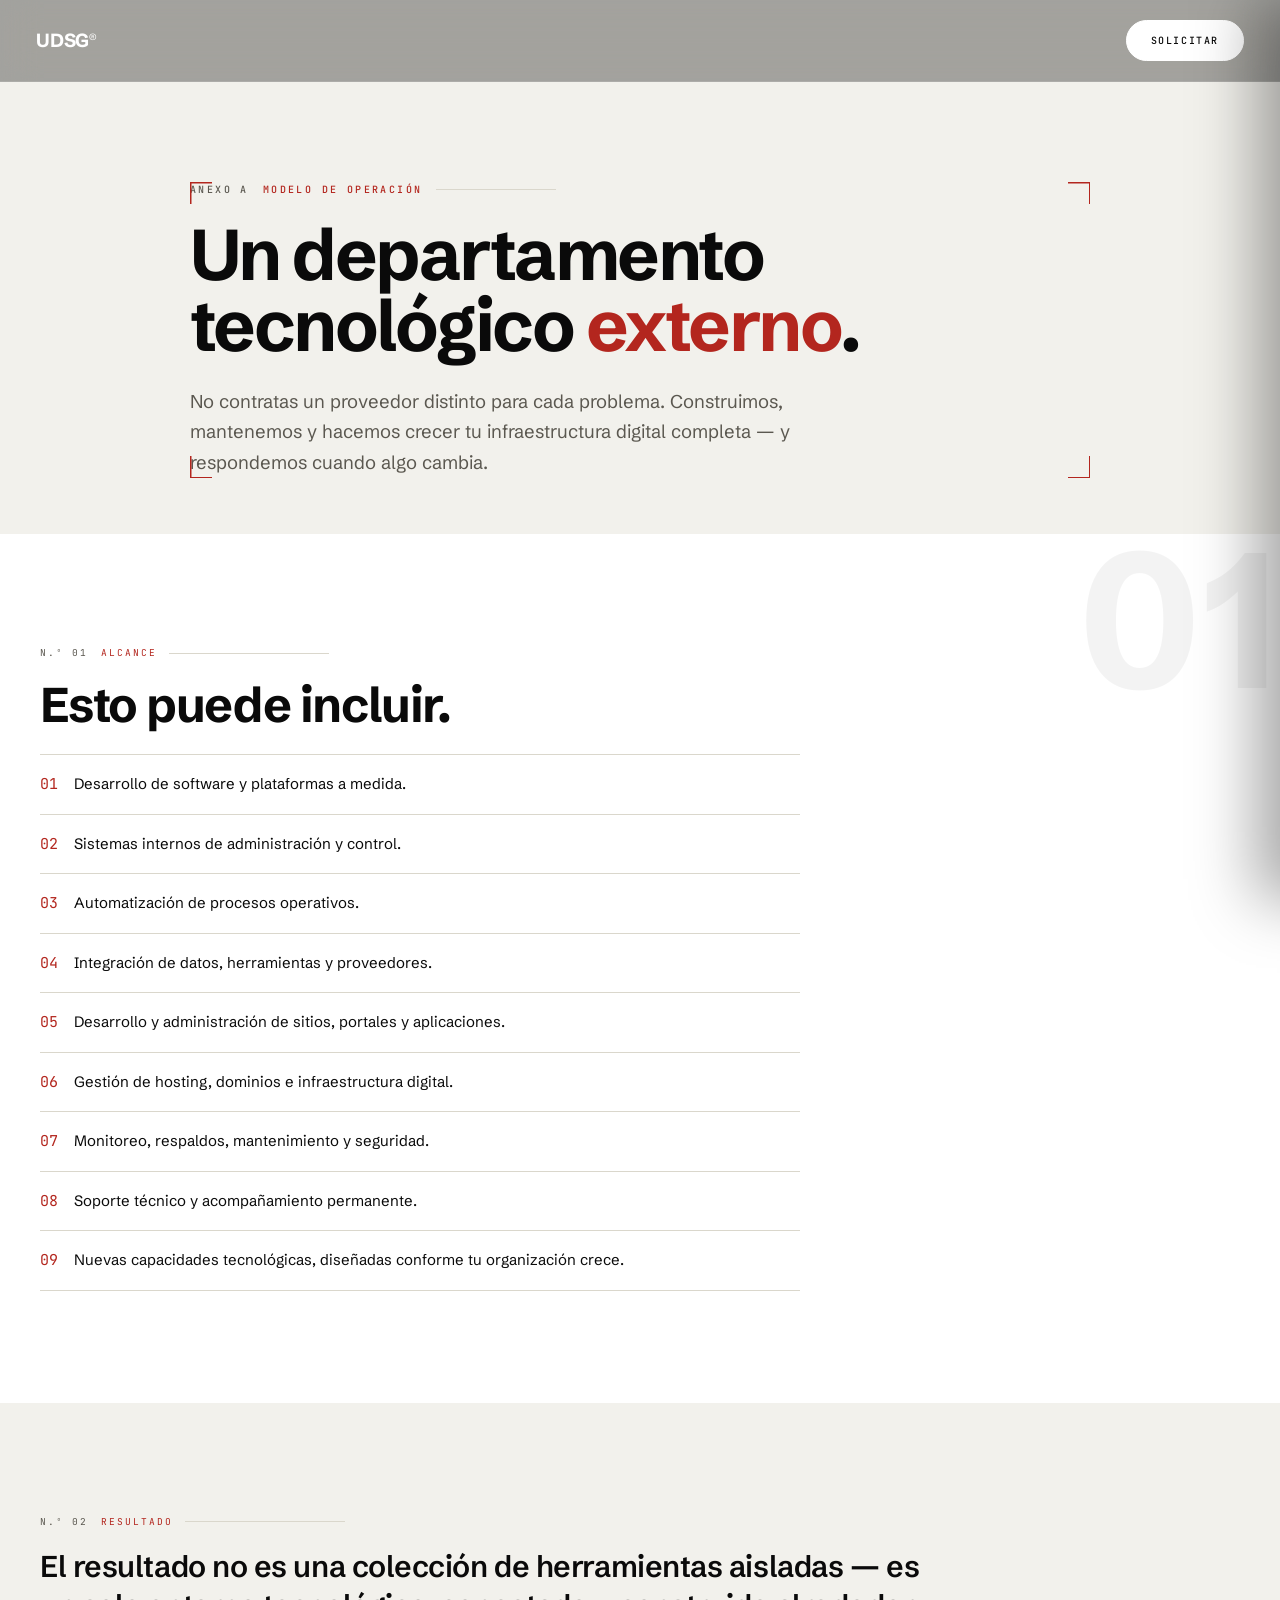
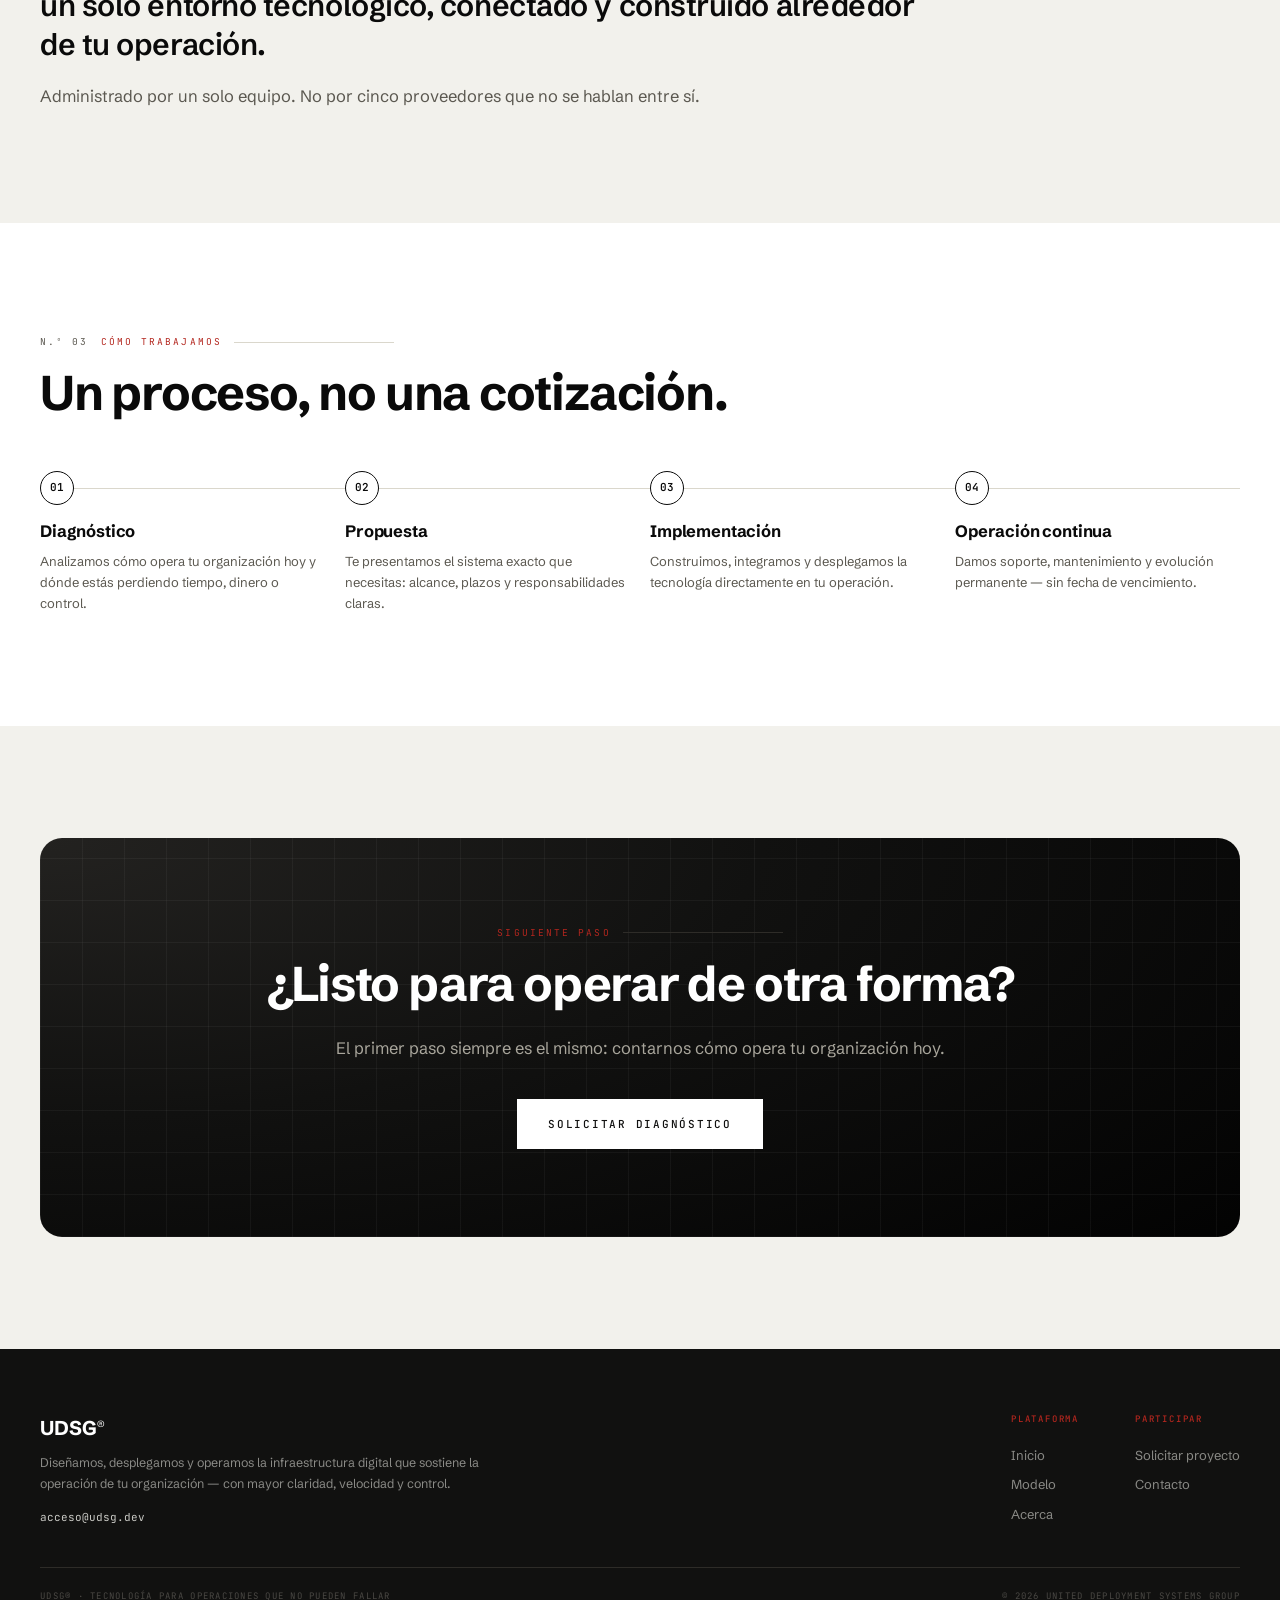
<file: modelo/index.html>
<!DOCTYPE html>
<html lang="es">
<head>
<meta charset="UTF-8">
<meta name="viewport" content="width=device-width, initial-scale=1.0">
<title>Modelo — UDSG®</title>
<meta name="description" content="UDSG funciona como una extensión tecnológica de sus clientes: un departamento tecnológico externo que construye y mantiene la infraestructura digital que necesitan para operar, crecer y responder a nuevos desafíos.">
<meta property="og:type" content="website">
<meta property="og:url" content="https://udsg.dev/modelo/">
<meta property="og:site_name" content="UDSG">
<meta property="og:title" content="Modelo — UDSG®">
<meta property="og:description" content="Un departamento tecnológico externo, no un proveedor puntual.">
<link rel="icon" href="/favicon-32.png" sizes="32x32" type="image/png">
<link rel="apple-touch-icon" href="/favicon-180.png">
<link rel="preconnect" href="https://fonts.googleapis.com">
<link rel="preconnect" href="https://fonts.gstatic.com" crossorigin>
<link href="https://fonts.googleapis.com/css2?family=Schibsted+Grotesk:wght@400;500;600;700&family=JetBrains+Mono:wght@400;500;700&display=swap" rel="stylesheet">
<link rel="stylesheet" href="/style.css">
</head>
<body>

<header class="site-header">
  <a href="/" class="brand">UDSG<sup>®</sup></a>
  <a href="#" class="header-cta js-open-request">Solicitar</a>
</header>

<section class="hero" style="padding-bottom:56px">
  <div class="hero-grid" style="grid-template-columns:1fr;padding-bottom:0;max-width:900px">
    <div class="hero-copy frame">
      <div class="eyebrow"><span class="idx">Anexo A</span> Modelo de operación</div>
      <h1 style="max-width:none">Un departamento tecnológico <span class="hl">externo</span>.</h1>
      <p class="lede" style="max-width:640px">No contratas un proveedor distinto para cada problema. Construimos, mantenemos y hacemos crecer tu infraestructura digital completa — y respondemos cuando algo cambia.</p>
    </div>
  </div>
</section>

<section class="section paper">
  <div class="big-num">01</div>
  <div class="section-inner">
    <div class="section-eyebrow reveal"><span class="idx">N.º 01</span> Alcance</div>
    <h2 class="reveal">Esto puede incluir.</h2>
    <ul class="cap-list reveal">
      <li><span class="m">01</span> Desarrollo de software y plataformas a medida.</li>
      <li><span class="m">02</span> Sistemas internos de administración y control.</li>
      <li><span class="m">03</span> Automatización de procesos operativos.</li>
      <li><span class="m">04</span> Integración de datos, herramientas y proveedores.</li>
      <li><span class="m">05</span> Desarrollo y administración de sitios, portales y aplicaciones.</li>
      <li><span class="m">06</span> Gestión de hosting, dominios e infraestructura digital.</li>
      <li><span class="m">07</span> Monitoreo, respaldos, mantenimiento y seguridad.</li>
      <li><span class="m">08</span> Soporte técnico y acompañamiento permanente.</li>
      <li><span class="m">09</span> Nuevas capacidades tecnológicas, diseñadas conforme tu organización crece.</li>
    </ul>
  </div>
</section>

<section class="section dim">
  <div class="section-inner reveal">
    <div class="section-eyebrow"><span class="idx">N.º 02</span> Resultado</div>
    <p class="big">El resultado no es una colección de herramientas aisladas — es un solo entorno tecnológico, conectado y construido alrededor de tu operación.</p>
    <p class="lede" style="margin-top:18px">Administrado por un solo equipo. No por cinco proveedores que no se hablan entre sí.</p>
  </div>
</section>

<section class="section paper">
  <div class="section-inner">
    <div class="section-eyebrow reveal"><span class="idx">N.º 03</span> Cómo trabajamos</div>
    <h2 class="reveal">Un proceso, no una cotización.</h2>
    <div class="pipeline">
      <div class="pipeline-grid">
        <div class="pipeline-step reveal reveal-1">
          <div class="num">01</div>
          <h3>Diagnóstico</h3>
          <p>Analizamos cómo opera tu organización hoy y dónde estás perdiendo tiempo, dinero o control.</p>
        </div>
        <div class="pipeline-step reveal reveal-2">
          <div class="num">02</div>
          <h3>Propuesta</h3>
          <p>Te presentamos el sistema exacto que necesitas: alcance, plazos y responsabilidades claras.</p>
        </div>
        <div class="pipeline-step reveal reveal-3">
          <div class="num">03</div>
          <h3>Implementación</h3>
          <p>Construimos, integramos y desplegamos la tecnología directamente en tu operación.</p>
        </div>
        <div class="pipeline-step reveal reveal-3">
          <div class="num">04</div>
          <h3>Operación continua</h3>
          <p>Damos soporte, mantenimiento y evolución permanente — sin fecha de vencimiento.</p>
        </div>
      </div>
    </div>
  </div>
</section>

<section class="section dim">
  <div class="section-inner reveal">
    <div class="cta-panel">
      <div class="section-eyebrow">Siguiente paso</div>
      <h2>¿Listo para operar de otra forma?</h2>
      <p class="lede">El primer paso siempre es el mismo: contarnos cómo opera tu organización hoy.</p>
      <div class="hero-actions" style="justify-content:center;margin-top:36px">
        <a class="btn solid on-dark js-open-request" href="#">Solicitar diagnóstico</a>
      </div>
    </div>
  </div>
</section>

<footer class="site-footer">
  <div class="footer-inner">
    <div class="footer-id">
      <div class="brand">UDSG<sup>®</sup></div>
      <p>Diseñamos, desplegamos y operamos la infraestructura digital que sostiene la operación de tu organización — con mayor claridad, velocidad y control.</p>
      <p class="mail"><a href="mailto:acceso@udsg.dev">acceso@udsg.dev</a></p>
    </div>
    <div class="footer-links">
      <div>
        <h6>Plataforma</h6>
        <a href="/">Inicio</a>
        <a href="/modelo/">Modelo</a>
        <a href="/acerca/">Acerca</a>
      </div>
      <div>
        <h6>Participar</h6>
        <a href="#" class="js-open-request">Solicitar proyecto</a>
        <a href="mailto:acceso@udsg.dev">Contacto</a>
      </div>
    </div>
  </div>
  <div class="footer-bottom">
    <span>UDSG® · Tecnología para operaciones que no pueden fallar</span>
    <span>© 2026 United Deployment Systems Group</span>
  </div>
</footer>

<div class="req-overlay" id="reqOverlay"></div>
<aside class="req-drawer" id="reqDrawer" aria-hidden="true">
  <div class="req-drawer-head">
    <div>
      <div class="req-eyebrow">Formulario 14 · Inicio de proyecto</div>
      <h3>Cuéntanos cómo opera tu organización</h3>
    </div>
    <button class="req-close" id="reqClose" aria-label="Cerrar" type="button">✕</button>
  </div>
  <div class="req-drawer-body">
    <p class="req-lede">Con esa información diseñamos la primera propuesta de intervención tecnológica. Te contactaremos para agendar una conversación.</p>
    <div class="req-field"><label>Nombre / Organización <em>*</em></label><input type="text" id="fOrg" placeholder="—" autocomplete="name"></div>
    <div class="req-field"><label>Correo de contacto <em>*</em></label><input type="email" id="fMail" placeholder="—" autocomplete="email"></div>
    <div class="req-field"><label>Tipo de necesidad</label>
      <select id="fTipo">
        <option>Plataforma o sistema interno</option>
        <option>Automatización de procesos</option>
        <option>Sitio, portal o aplicación</option>
        <option>Infraestructura y hosting</option>
        <option>Soporte y mantenimiento continuo</option>
        <option>No estoy seguro</option>
      </select>
    </div>
    <div class="req-field"><label>Urgencia</label>
      <select id="fUrg">
        <option>Sin fecha definida</option>
        <option>Este mes</option>
        <option>1–2 meses</option>
        <option>3+ meses</option>
      </select>
    </div>
    <div class="req-field">
      <label>Descripción de la necesidad <em>*</em> <span class="req-count" id="reqCount">0 / 400</span></label>
      <textarea id="fDesc" rows="5" maxlength="400" placeholder="Cómo opera tu organización hoy, qué necesita y qué te gustaría lograr."></textarea>
    </div>
    <button class="req-submit" id="reqSend" type="button">Enviar solicitud</button>
    <div class="req-msg" id="reqMsg"></div>
    <div class="req-note">Campos marcados con * obligatorios · Te contactaremos para agendar una conversación</div>
  </div>
</aside>

<script src="/nav.js"></script>
<script src="/request-drawer.js"></script>
</body>
</html>
</file>
<file: style.css>
:root{
  --ink:#0A0A0A;
  --ink-lo:#5B5850;
  --paper:#FFFFFF;
  --paper-dim:#F2F1EC;
  --paper-2:#E8E6DD;
  --rule:#DAD7CC;
  --dark:#111110;
  --dark-2:#1B1A18;
  --dark-line:#2E2C28;
  --red:#B3261E;
  --red-tint:#FBEAE9;
  --green:#2E6B45;
  --mono:'JetBrains Mono',monospace;
  --sans:'Schibsted Grotesk',sans-serif;
}
*{margin:0;padding:0;box-sizing:border-box}
html{scroll-behavior:smooth}
body{font-family:var(--sans);color:var(--ink);background:var(--paper);-webkit-font-smoothing:antialiased;line-height:1.5}
a{color:inherit;text-decoration:none}
button{font:inherit;cursor:pointer}
img,svg{max-width:100%;display:block}
::selection{background:var(--ink);color:var(--paper)}
:focus-visible{outline:2px solid var(--red);outline-offset:2px}

/* ============ HEADER (chip cristalino, flotante sobre el contenido) ============ */
:root{--header-h:82px}
body{padding-top:0}
.site-header{position:fixed;top:0;left:0;right:0;z-index:100;height:var(--header-h);background:rgba(10,10,9,.34);backdrop-filter:blur(18px) saturate(1.5);-webkit-backdrop-filter:blur(18px) saturate(1.5);border-bottom:1px solid rgba(255,255,255,.10);display:flex;align-items:center;justify-content:space-between;padding:0 36px}
.site-header .brand{font-weight:700;font-size:19px;color:#fff;letter-spacing:-.01em}
.site-header .brand sup{font-size:9px;font-weight:400}
.header-cta{font-family:var(--mono);font-size:10px;font-weight:500;letter-spacing:.16em;text-transform:uppercase;padding:12px 24px;background:#fff;color:var(--ink);border:1.5px solid #fff;transition:.15s;border-radius:999px}
.header-cta:hover{background:transparent;color:#fff}
@media(max-width:640px){.site-header{padding:0 20px;height:64px}.header-cta{padding:9px 16px;font-size:9px}}

/* ============ MARCO TÉCNICO (esquinas tipo mira) ============ */
.frame{position:relative}
.frame::before{
  content:"";position:absolute;inset:0;pointer-events:none;z-index:2;
  background:
    linear-gradient(var(--red),var(--red)) top left/22px 1.5px no-repeat,
    linear-gradient(var(--red),var(--red)) top left/1.5px 22px no-repeat,
    linear-gradient(var(--red),var(--red)) top right/22px 1.5px no-repeat,
    linear-gradient(var(--red),var(--red)) top right/1.5px 22px no-repeat,
    linear-gradient(var(--red),var(--red)) bottom left/22px 1.5px no-repeat,
    linear-gradient(var(--red),var(--red)) bottom left/1.5px 22px no-repeat,
    linear-gradient(var(--red),var(--red)) bottom right/22px 1.5px no-repeat,
    linear-gradient(var(--red),var(--red)) bottom right/1.5px 22px no-repeat;
}

/* ============ REVELADO AL HACER SCROLL ============ */
.reveal{transition:opacity .7s cubic-bezier(.16,1,.3,1),transform .7s cubic-bezier(.16,1,.3,1)}
html.js-reveal .reveal{opacity:0;transform:translateY(22px)}
html.js-reveal .reveal.in{opacity:1;transform:none}
.reveal-1{transition-delay:.08s}
.reveal-2{transition-delay:.16s}
.reveal-3{transition-delay:.24s}
@media (prefers-reduced-motion:reduce){html.js-reveal .reveal{opacity:1;transform:none;transition:none}}

/* ============ NUMERAL GIGANTE DECORATIVO ============ */
.big-num{position:absolute;top:-.06em;right:0;font-family:var(--sans);font-weight:700;font-size:clamp(120px,15vw,240px);color:var(--ink);opacity:.045;line-height:1;pointer-events:none;user-select:none;z-index:0}
@media(max-width:760px){.big-num{display:none}}

/* ============ HERO ============ */
.hero{background:var(--paper-dim);padding:calc(var(--header-h) + 44px) 32px 0;overflow:hidden}
.hero-grid{max-width:1280px;margin:0 auto;display:grid;grid-template-columns:1.15fr 1fr;gap:64px;align-items:center;padding:56px 0 80px}
.hero-copy{position:relative;z-index:1}
.eyebrow{font-family:var(--mono);font-size:10px;letter-spacing:.24em;text-transform:uppercase;color:var(--red);font-weight:500;margin-bottom:22px;display:flex;align-items:center;gap:14px}
.eyebrow .idx{color:var(--ink-lo)}
.eyebrow::after{content:"";flex:1;height:1px;background:var(--rule);max-width:120px}
.hero h1{font-size:clamp(38px,5.6vw,78px);font-weight:700;line-height:.99;letter-spacing:-.035em;color:var(--ink);max-width:760px}
.hero h1 .hl{color:var(--red)}
.hero .lede{font-size:clamp(15px,1.5vw,18.5px);color:var(--ink-lo);max-width:560px;margin-top:26px;line-height:1.65}
.hero-actions{display:flex;gap:16px;flex-wrap:wrap;margin-top:40px}
.btn{font-family:var(--mono);font-size:11px;font-weight:500;letter-spacing:.16em;text-transform:uppercase;padding:16px 30px;border:1.5px solid var(--ink);color:var(--ink);transition:.15s;display:inline-block;background:none}
.btn.solid{background:var(--ink);color:#fff}
.btn.solid:hover{background:transparent;color:var(--ink)}
.btn:not(.solid):hover{background:var(--ink);color:#fff}
.btn.on-dark{border-color:#fff;color:#fff}
.btn.on-dark.solid{background:#fff;color:var(--dark)}
.btn.on-dark.solid:hover{background:transparent;color:#fff}
.btn.on-dark:not(.solid):hover{background:#fff;color:var(--dark)}

/* ============ HERO DE PORTADA: video a todo el ancho, en carrusel ============ */
.hero-full{position:relative;min-height:100vh;min-height:100svh;display:flex;align-items:center;justify-content:center;overflow:hidden;padding:0;background:var(--dark)}
.hero-mosaic{position:absolute;inset:0}
.hero-mosaic .deck-video{position:absolute;inset:0;width:100%;height:100%;object-fit:cover;display:block;opacity:0;transform:scale(1.04);transition:opacity 1.6s ease,transform 7s linear;filter:contrast(1.15) saturate(.78) brightness(.87)}
.hero-mosaic .deck-video.is-active{opacity:1;transform:scale(1)}
.hero-scrim{position:absolute;inset:0;z-index:1;background:linear-gradient(180deg,rgba(5,8,12,.62) 0%,rgba(6,9,10,.3) 38%,rgba(5,7,9,.52) 72%,rgba(4,6,8,.88) 100%)}

/* ============ HUD: marco técnico y lecturas en vivo sobre el hero ============ */
.hud-frame{position:absolute;top:calc(var(--header-h) + 26px);left:26px;right:26px;bottom:26px;z-index:2;pointer-events:none}
.hud-frame::before{
  content:"";position:absolute;inset:0;
  background:
    linear-gradient(rgba(255,255,255,.4),rgba(255,255,255,.4)) top left/26px 1.5px no-repeat,
    linear-gradient(rgba(255,255,255,.4),rgba(255,255,255,.4)) top left/1.5px 26px no-repeat,
    linear-gradient(rgba(255,255,255,.4),rgba(255,255,255,.4)) top right/26px 1.5px no-repeat,
    linear-gradient(rgba(255,255,255,.4),rgba(255,255,255,.4)) top right/1.5px 26px no-repeat,
    linear-gradient(rgba(255,255,255,.4),rgba(255,255,255,.4)) bottom left/26px 1.5px no-repeat,
    linear-gradient(rgba(255,255,255,.4),rgba(255,255,255,.4)) bottom left/1.5px 26px no-repeat,
    linear-gradient(rgba(255,255,255,.4),rgba(255,255,255,.4)) bottom right/26px 1.5px no-repeat,
    linear-gradient(rgba(255,255,255,.4),rgba(255,255,255,.4)) bottom right/1.5px 26px no-repeat;
}
.hud-tag{position:absolute;font-family:var(--mono);font-size:9.5px;letter-spacing:.18em;text-transform:uppercase;color:rgba(255,255,255,.62);display:flex;align-items:center;gap:8px;white-space:nowrap}
.hud-tag .dot{width:5px;height:5px;border-radius:50%;background:#5FBF7A;flex:none;box-shadow:0 0 6px #5FBF7A;animation:hud-pulse 1.8s ease-in-out infinite}
@keyframes hud-pulse{0%,100%{opacity:1}50%{opacity:.3}}
.hud-tl{top:14px;left:14px}
.hud-tr{top:14px;right:14px}
.hud-bl{bottom:14px;left:14px}
.hud-br{bottom:14px;right:14px}
@media(max-width:640px){
  .hud-frame{top:calc(var(--header-h) + 14px);left:14px;right:14px;bottom:14px}
  .hud-tr,.hud-tl{font-size:8.5px}
  .hud-tl{max-width:52vw}
}
.hero-overlay{position:relative;z-index:2;max-width:920px;margin:0 auto;padding:calc(var(--header-h) + 40px) 32px 64px;text-align:center;color:#fff}
.hero-overlay .eyebrow{justify-content:center;color:#fff}
.hero-overlay .eyebrow .idx{color:rgba(255,255,255,.6)}
.hero-overlay .eyebrow::after{background:rgba(255,255,255,.25)}
.hero-overlay h1{max-width:none;color:#fff}
.hero-overlay .lede{max-width:640px;margin-left:auto;margin-right:auto;color:rgba(255,255,255,.82)}
.hero-overlay .hero-actions{justify-content:center}
.hero-dots{position:absolute;z-index:2;bottom:28px;left:50%;transform:translateX(-50%);display:flex;gap:8px}
.hero-dots span{width:22px;height:3px;background:rgba(255,255,255,.3);transition:background .3s}
.hero-dots span.is-active{background:#fff}
@media(max-width:640px){.hero-dots{bottom:18px}}

/* ============ MANIFIESTO (declaración de peso tras el hero) ============ */
.manifesto{font-size:clamp(23px,3.3vw,42px);font-weight:700;letter-spacing:-.02em;line-height:1.2;max-width:960px;margin:0 auto;color:var(--ink);text-align:center}
.manifesto .hl{color:var(--red)}

/* ============ PIPELINE: proceso en pasos conectados ============ */
.pipeline{margin-top:52px;position:relative}
.pipeline-grid{display:grid;grid-template-columns:repeat(4,1fr);gap:20px;position:relative}
.pipeline-grid::before{content:"";position:absolute;top:17px;left:0;right:0;height:1px;background:var(--rule)}
.pipeline-step{position:relative;padding-top:48px}
.pipeline-step .num{position:absolute;top:0;left:0;width:34px;height:34px;border-radius:50%;background:var(--paper);border:1.5px solid var(--ink);display:flex;align-items:center;justify-content:center;font-family:var(--mono);font-size:11px;font-weight:600;color:var(--ink);z-index:1}
.pipeline-step h3{font-size:16.5px;font-weight:700;margin-bottom:8px;letter-spacing:-.01em}
.pipeline-step p{font-size:13px;line-height:1.6;color:var(--ink-lo)}
@media(max-width:760px){
  .pipeline-grid{grid-template-columns:1fr;gap:32px}
  .pipeline-grid::before{display:none}
}

/* ============ SECCIONES ============ */
.section{padding:112px 32px;position:relative;overflow:hidden}
.section-inner{max-width:1200px;margin:0 auto;position:relative;z-index:1}
.section.paper{background:var(--paper)}
.section.dim{background:var(--paper-dim)}
.section.deep{background:var(--paper-2)}
.section-eyebrow{font-family:var(--mono);font-size:9.5px;letter-spacing:.22em;text-transform:uppercase;color:var(--red);margin-bottom:18px;display:flex;align-items:center;gap:12px}
.section-eyebrow .idx{color:var(--ink-lo);font-weight:400}
.section-eyebrow::after{content:"";flex:1;height:1px;background:var(--rule);max-width:160px}
.section h2{font-size:clamp(30px,3.8vw,52px);font-weight:700;letter-spacing:-.025em;line-height:1.06;margin-bottom:24px;max-width:840px;color:var(--ink)}
.section .lede{font-size:16.5px;line-height:1.75;max-width:680px;color:var(--ink-lo)}
.section p.big{font-size:clamp(20px,2.4vw,30px);font-weight:600;letter-spacing:-.015em;line-height:1.3;color:var(--ink);max-width:900px;margin-top:8px}
.section p.big .hl{color:var(--red)}

/* tarjetas en cuadrícula */
.grid-3{display:grid;grid-template-columns:repeat(3,1fr);gap:16px;margin-top:52px}
.grid-2{display:grid;grid-template-columns:1fr 1fr;gap:16px;margin-top:52px}
.card{background:var(--paper);border:1px solid var(--rule);padding:36px 32px;transition:transform .18s,box-shadow .18s;position:relative;border-radius:4px}
.card:hover{transform:translateY(-3px);box-shadow:0 20px 40px rgba(20,20,20,.08)}
.card .tag{font-family:var(--mono);font-size:8.5px;letter-spacing:.2em;text-transform:uppercase;color:var(--red);margin-bottom:16px;font-weight:500;display:flex;align-items:center;gap:8px}
.card .tag::before{content:"";width:5px;height:5px;background:var(--red);flex:none}
.card h3{font-size:20px;font-weight:700;margin-bottom:12px;letter-spacing:-.015em}
.card p{font-size:13.5px;line-height:1.65;color:var(--ink-lo)}

/* tarjeta oscura — acento fuerte entre tarjetas claras */
.card.dark{background:linear-gradient(155deg,var(--dark) 0%,#000 130%);border-color:var(--dark-line);color:#fff}
.card.dark .tag{color:#e8a09b}
.card.dark .tag::before{background:#e8a09b}
.card.dark h3{color:#fff}
.card.dark p{color:#a9a69c}

/* lista de capacidades (viñetas) */
.cap-list{margin-top:16px;max-width:760px}
.cap-list li{list-style:none;display:flex;gap:16px;padding:18px 0;border-top:1px solid var(--rule);font-size:15px;line-height:1.5}
.cap-list li:last-child{border-bottom:1px solid var(--rule)}
.cap-list .m{font-family:var(--mono);color:var(--red);flex:none}

/* preguntas grandes */
.question-list{margin-top:20px;max-width:820px}
.question-list .q{font-size:clamp(20px,2.6vw,32px);font-weight:600;letter-spacing:-.015em;padding:22px 0;border-top:1px solid var(--rule);color:var(--ink)}
.question-list .q:last-child{border-bottom:1px solid var(--rule)}
.question-list .q b{color:var(--red);font-weight:600}

/* datos / hechos (fila mono) */
.fact-list{border-top:1px solid var(--ink);margin-top:8px;max-width:680px}
.fact-row{display:grid;grid-template-columns:190px 1fr;padding:16px 0;border-bottom:1px dotted var(--rule);font-family:var(--mono);font-size:13px}
.fact-row .k{font-size:9px;letter-spacing:.2em;color:var(--ink-lo);text-transform:uppercase;padding-top:2px}

/* nota */
.note{border-left:3px solid var(--red);padding:22px 26px;background:var(--paper-2);max-width:680px;margin-top:28px}
.note p{font-size:13.5px;color:var(--ink-lo);line-height:1.6}

/* panel de cierre (oscuro, contenido, no toda la página) */
.cta-panel{background:radial-gradient(120% 140% at 0% 0%,#232220 0%,var(--dark) 50%,#000 120%);border-radius:22px;padding:88px 48px;text-align:center;color:#fff;position:relative;overflow:hidden}
.cta-panel::before{content:"";position:absolute;inset:0;background-image:repeating-linear-gradient(0deg,rgba(255,255,255,.045) 0 1px,transparent 1px 42px),repeating-linear-gradient(90deg,rgba(255,255,255,.045) 0 1px,transparent 1px 42px);pointer-events:none}
.cta-panel>*{position:relative;z-index:1}
.cta-panel .section-eyebrow{color:var(--red);justify-content:center}
.cta-panel .section-eyebrow::after{background:var(--dark-line)}
.cta-panel h2{color:#fff;margin-left:auto;margin-right:auto}
.cta-panel .lede{color:#a9a69c;margin:0 auto}

/* ============ FORMULARIO ============ */
.form-wrap{max-width:640px;margin-top:44px}
.f2{display:grid;grid-template-columns:1fr 1fr;gap:20px}
.field{margin-bottom:22px}
.field label{display:block;font-family:var(--mono);font-size:9px;letter-spacing:.2em;text-transform:uppercase;color:var(--ink-lo);margin-bottom:8px}
.field label em{font-style:normal;color:var(--red)}
.field label .count{float:right;letter-spacing:.08em}
.field input,.field select,.field textarea{width:100%;background:transparent;border:none;border-bottom:1.5px solid var(--ink);font-family:var(--mono);font-size:14px;color:var(--ink);padding:10px 2px;border-radius:0}
.field textarea{resize:vertical;line-height:1.55}
.field input:focus,.field select:focus,.field textarea:focus{outline:none;border-bottom-color:var(--red)}
.field.err input,.field.err textarea{border-bottom-color:var(--red)}
.form-msg{font-family:var(--mono);font-size:10.5px;letter-spacing:.1em;color:#2E6B45;margin-top:14px;min-height:16px}
.form-note{font-family:var(--mono);font-size:9.5px;letter-spacing:.14em;text-transform:uppercase;color:var(--ink-lo);margin-top:20px}

/* ============ FOOTER (oscuro, navegación principal) ============ */
.site-footer{background:var(--dark);color:#8A8A86;padding:64px 32px 26px}
.footer-inner{max-width:1200px;margin:0 auto;display:flex;gap:60px;flex-wrap:wrap;padding-bottom:38px;border-bottom:1px solid var(--dark-line)}
.footer-id{max-width:440px}
.footer-id .brand{font-family:var(--sans);font-weight:700;font-size:20px;color:#fff;margin-bottom:10px}
.footer-id .brand sup{font-size:9px;font-weight:400}
.footer-id p{font-size:12.5px;line-height:1.65;color:#8A8A86}
.footer-id .mail{margin-top:14px;font-family:var(--mono);font-size:11px}
.footer-id .mail a{color:#C9C9C4}
.footer-id .mail a:hover{color:#fff}
.footer-links{margin-left:auto;display:flex;gap:56px;flex-wrap:wrap}
.footer-links div h6{font-family:var(--mono);font-size:9px;letter-spacing:.2em;text-transform:uppercase;color:var(--red);margin-bottom:14px;font-weight:500}
.footer-links a{display:block;color:#8A8A86;font-size:13px;padding:5px 0}
.footer-links a:hover{color:#fff}
.footer-links a.on{color:#fff}
.footer-bottom{max-width:1200px;margin:0 auto;padding-top:22px;font-family:var(--mono);font-size:9px;letter-spacing:.14em;text-transform:uppercase;color:#4a4844;display:flex;justify-content:space-between;flex-wrap:wrap;gap:8px}

@media(max-width:760px){
  .grid-3,.grid-2{grid-template-columns:1fr}
  .fact-row{grid-template-columns:130px 1fr}
  .f2{grid-template-columns:1fr}
  .section{padding:64px 24px}
}
@media (prefers-reduced-motion:reduce){
  html{scroll-behavior:auto}
}

/* ---------------- PANEL "INICIAR UN PROYECTO" (reemplaza la página /solicitar/) ---------------- */
.req-overlay{position:fixed;inset:0;background:rgba(8,9,11,0.55);backdrop-filter:blur(2px);z-index:998;opacity:0;pointer-events:none;transition:opacity .3s ease}
.req-overlay.is-open{opacity:1;pointer-events:auto}
.req-drawer{position:fixed;top:0;right:0;height:100%;width:min(460px,100%);background:#14161A;color:#F3F4F7;z-index:999;box-shadow:-24px 0 60px rgba(0,0,0,0.35);transform:translateX(100%);transition:transform .4s cubic-bezier(0.16,1,0.3,1);display:flex;flex-direction:column;overflow-y:auto;font-family:-apple-system,BlinkMacSystemFont,'Segoe UI',Roboto,sans-serif}
.req-drawer.is-open{transform:translateX(0)}
.req-drawer-head{display:flex;justify-content:space-between;align-items:flex-start;gap:16px;padding:32px 32px 20px;border-bottom:1px solid rgba(255,255,255,0.08)}
.req-eyebrow{font-family:'JetBrains Mono',monospace;font-size:10.5px;letter-spacing:.12em;text-transform:uppercase;color:#8890A6;margin-bottom:10px}
.req-drawer-head h3{font-size:21px;font-weight:600;letter-spacing:-0.01em;line-height:1.25;margin:0;color:#fff}
.req-close{background:none;border:1px solid rgba(255,255,255,0.16);color:#fff;width:34px;height:34px;border-radius:50%;cursor:pointer;font-size:15px;flex-shrink:0;transition:.15s}
.req-close:hover{background:rgba(255,255,255,0.08)}
.req-drawer-body{padding:26px 32px 40px;display:flex;flex-direction:column;gap:18px}
.req-lede{font-size:14px;line-height:1.6;color:#B7BCCC;margin:0 0 4px}
.req-field{display:flex;flex-direction:column;gap:8px}
.req-field label{font-size:12px;font-weight:500;color:#C7CCDB;display:flex;justify-content:space-between;gap:8px}
.req-field label em{color:#FF6B6B;font-style:normal}
.req-field input,.req-field select,.req-field textarea{background:#1D2027;border:1px solid rgba(255,255,255,0.12);color:#fff;border-radius:10px;padding:12px 14px;font-size:14px;font-family:inherit;transition:border-color .15s ease}
.req-field input:focus,.req-field select:focus,.req-field textarea:focus{outline:none;border-color:#2F4BFF}
.req-field.err input,.req-field.err textarea{border-color:#FF6B6B}
.req-field textarea{resize:vertical;min-height:110px}
.req-count{font-weight:400;color:#7A8199;font-size:11px}
.req-submit{background:#2F4BFF;color:#fff;border:none;border-radius:999px;padding:14px 22px;font-size:14px;font-weight:500;cursor:pointer;transition:background .15s ease;margin-top:6px}
.req-submit:hover{background:#1B2C99}
.req-submit:disabled{opacity:.7;cursor:default}
.req-msg{font-family:'JetBrains Mono',monospace;font-size:12px;min-height:16px}
.req-note{font-size:11px;color:#7A8199;line-height:1.5}
@media (max-width:560px){.req-drawer{width:100%}}
</file>
